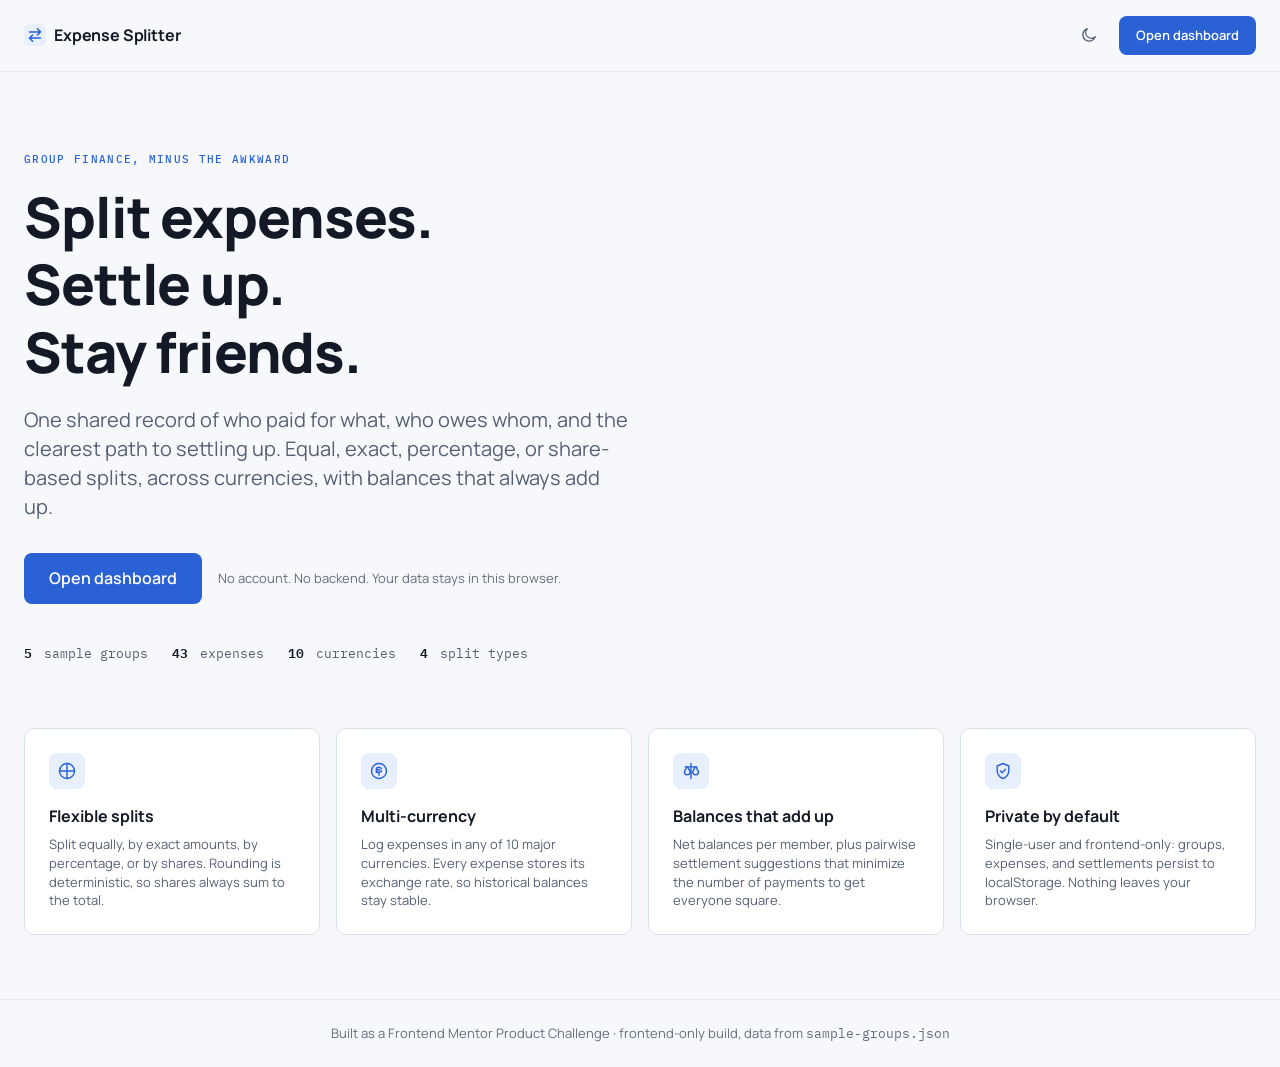
<file: expense-splitter/index.html>
<!doctype html>
<html lang="en">
<head>
  <meta charset="utf-8">
  <meta name="viewport" content="width=device-width, initial-scale=1">
  <title>Expense Splitter — Split expenses. Settle up. Stay friends.</title>
  <meta name="description" content="Expense Splitter: split shared costs with friends, roommates, and travel companions. Flexible split types, multi-currency support, and clear settlement tracking.">
  <script>
    /* Apply the saved theme before first paint to avoid a flash of the wrong theme. */
    (function () {
      try {
        var t = localStorage.getItem('expense-splitter:theme');
        if (t === 'dark' || t === 'light') document.documentElement.dataset.theme = t;
      } catch (e) { /* storage unavailable: fall back to OS preference */ }
    })();
  </script>
  <link rel="icon" href="favicon.svg" type="image/svg+xml">
  <link rel="preconnect" href="https://fonts.googleapis.com">
  <link rel="preconnect" href="https://fonts.gstatic.com" crossorigin>
  <link href="https://fonts.googleapis.com/css2?family=IBM+Plex+Mono:wght@400;500;600&family=Manrope:wght@400;500;600;700;800&display=swap" rel="stylesheet">
  <link rel="stylesheet" href="tokens.css">
  <link rel="stylesheet" href="style.css">
</head>
<body>
  <a class="skip-link" href="#main">Skip to main content</a>

  <!-- ============ Landing ============ -->
  <div id="landing-view">
    <header class="landing-header">
      <div class="brand">
        <span class="brand-mark" aria-hidden="true">
          <svg viewBox="0 0 32 32" width="22" height="22"><rect width="32" height="32" rx="7" fill="var(--color-accent-subtle)"/><path d="M8 11.5h16m0 0-4.5-4.5M24 11.5l-4.5 4.5M24 20.5H8m0 0 4.5-4.5M8 20.5l4.5 4.5" stroke="var(--color-accent)" stroke-width="2.2" stroke-linecap="round" stroke-linejoin="round" fill="none"/></svg>
        </span>
        <span class="brand-name">Expense Splitter</span>
      </div>
      <div class="landing-header-actions">
        <button class="icon-btn" type="button" data-action="toggle-theme" aria-label="Toggle color theme">
          <svg class="icon-sun" viewBox="0 0 24 24" width="18" height="18" fill="none" stroke="currentColor" stroke-width="1.7" stroke-linecap="round"><circle cx="12" cy="12" r="4.2"/><path d="M12 2.5v2.2M12 19.3v2.2M2.5 12h2.2M19.3 12h2.2M5 5l1.6 1.6M17.4 17.4 19 19M19 5l-1.6 1.6M6.6 17.4 5 19"/></svg>
          <svg class="icon-moon" viewBox="0 0 24 24" width="18" height="18" fill="none" stroke="currentColor" stroke-width="1.7" stroke-linecap="round" stroke-linejoin="round"><path d="M20.4 14.2A8.5 8.5 0 1 1 9.8 3.6a7 7 0 1 0 10.6 10.6Z"/></svg>
        </button>
        <a class="btn btn-primary" href="#/app">Open dashboard</a>
      </div>
    </header>

    <main class="landing-main" id="main">
      <section class="hero">
        <p class="hero-eyebrow mono">Group finance, minus the awkward</p>
        <h1 class="hero-title">Split expenses.<br>Settle up.<br>Stay friends.</h1>
        <p class="hero-sub">
          One shared record of who paid for what, who owes whom, and the clearest
          path to settling up. Equal, exact, percentage, or share-based splits,
          across currencies, with balances that always add up.
        </p>
        <div class="hero-cta">
          <a class="btn btn-primary btn-lg" href="#/app">Open dashboard</a>
          <span class="hero-note">No account. No backend. Your data stays in this browser.</span>
        </div>
        <ul class="hero-stats mono" aria-label="Sample data included">
          <li><strong>5</strong> sample groups</li>
          <li><strong>43</strong> expenses</li>
          <li><strong>10</strong> currencies</li>
          <li><strong>4</strong> split types</li>
        </ul>
      </section>

      <section class="features" aria-label="What Expense Splitter does">
        <article class="feature-card">
          <span class="feature-icon" aria-hidden="true">
            <svg viewBox="0 0 24 24" width="20" height="20" fill="none" stroke="currentColor" stroke-width="1.7" stroke-linecap="round" stroke-linejoin="round"><path d="M12 3v18M3 12h18"/><circle cx="12" cy="12" r="9"/></svg>
          </span>
          <h2>Flexible splits</h2>
          <p>Split equally, by exact amounts, by percentage, or by shares. Rounding is deterministic, so shares always sum to the total.</p>
        </article>
        <article class="feature-card">
          <span class="feature-icon" aria-hidden="true">
            <svg viewBox="0 0 24 24" width="20" height="20" fill="none" stroke="currentColor" stroke-width="1.7" stroke-linecap="round" stroke-linejoin="round"><circle cx="12" cy="12" r="9"/><path d="M15 9.2c-.5-1-1.6-1.7-3-1.7-1.9 0-3.4 1.3-3.4 3h4.4M8.6 13.5h4.4M8.6 10.5c0 1.7 1.5 3 3.4 3 1.4 0 2.5-.7 3-1.7M12 13.5V17"/></svg>
          </span>
          <h2>Multi-currency</h2>
          <p>Log expenses in any of 10 major currencies. Every expense stores its exchange rate, so historical balances stay stable.</p>
        </article>
        <article class="feature-card">
          <span class="feature-icon" aria-hidden="true">
            <svg viewBox="0 0 24 24" width="20" height="20" fill="none" stroke="currentColor" stroke-width="1.7" stroke-linecap="round" stroke-linejoin="round"><path d="M12 3v18M5 7h14M7 7l-3 6a3.5 3.5 0 0 0 7 0L8 7M17 7l-3 6a3.5 3.5 0 0 0 7 0l-3-6"/></svg>
          </span>
          <h2>Balances that add up</h2>
          <p>Net balances per member, plus pairwise settlement suggestions that minimize the number of payments to get everyone square.</p>
        </article>
        <article class="feature-card">
          <span class="feature-icon" aria-hidden="true">
            <svg viewBox="0 0 24 24" width="20" height="20" fill="none" stroke="currentColor" stroke-width="1.7" stroke-linecap="round" stroke-linejoin="round"><path d="M12 3 5 6v5c0 4.4 3 8.4 7 10 4-1.6 7-5.6 7-10V6l-7-3Z"/><path d="m9 12 2 2 4-4"/></svg>
          </span>
          <h2>Private by default</h2>
          <p>Single-user and frontend-only: groups, expenses, and settlements persist to localStorage. Nothing leaves your browser.</p>
        </article>
      </section>
    </main>

    <footer class="landing-footer">
      <p>Built as a Frontend Mentor Product Challenge · frontend-only build, data from <span class="mono">sample-groups.json</span></p>
    </footer>
  </div>

  <!-- ============ App ============ -->
  <div id="app-view" hidden>
    <div class="app-shell">
      <aside class="sidebar" id="sidebar" aria-label="Sidebar">
        <div class="sidebar-brand">
          <span class="brand-mark" aria-hidden="true">
            <svg viewBox="0 0 32 32" width="22" height="22"><rect width="32" height="32" rx="7" fill="var(--color-accent-subtle)"/><path d="M8 11.5h16m0 0-4.5-4.5M24 11.5l-4.5 4.5M24 20.5H8m0 0 4.5-4.5M8 20.5l4.5 4.5" stroke="var(--color-accent)" stroke-width="2.2" stroke-linecap="round" stroke-linejoin="round" fill="none"/></svg>
          </span>
          <span class="brand-name">Expense Splitter</span>
        </div>

        <nav class="sidebar-nav" aria-label="Your groups">
          <p class="sidebar-label">Groups</p>
          <ul class="group-list" id="group-list"></ul>
        </nav>

        <div class="sidebar-footer">
          <button class="btn btn-ghost btn-block" type="button" data-action="open-group">
            <svg viewBox="0 0 24 24" width="16" height="16" fill="none" stroke="currentColor" stroke-width="1.8" stroke-linecap="round" aria-hidden="true"><path d="M12 5v14M5 12h14"/></svg>
            New group
          </button>
          <div class="sidebar-footer-row">
            <button class="icon-btn" type="button" data-action="toggle-theme" aria-label="Toggle color theme">
              <svg class="icon-sun" viewBox="0 0 24 24" width="18" height="18" fill="none" stroke="currentColor" stroke-width="1.7" stroke-linecap="round"><circle cx="12" cy="12" r="4.2"/><path d="M12 2.5v2.2M12 19.3v2.2M2.5 12h2.2M19.3 12h2.2M5 5l1.6 1.6M17.4 17.4 19 19M19 5l-1.6 1.6M6.6 17.4 5 19"/></svg>
              <svg class="icon-moon" viewBox="0 0 24 24" width="18" height="18" fill="none" stroke="currentColor" stroke-width="1.7" stroke-linecap="round" stroke-linejoin="round"><path d="M20.4 14.2A8.5 8.5 0 1 1 9.8 3.6a7 7 0 1 0 10.6 10.6Z"/></svg>
            </button>
            <button class="linklike" type="button" data-action="reset-data">Reset demo data</button>
          </div>
        </div>
      </aside>
      <button class="sidebar-backdrop" id="sidebar-backdrop" type="button" data-action="close-sidebar" aria-label="Close group list" hidden></button>

      <div class="app-content">
        <header class="topbar">
          <button class="icon-btn menu-btn" type="button" data-action="open-sidebar" aria-label="Open group list">
            <svg viewBox="0 0 24 24" width="20" height="20" fill="none" stroke="currentColor" stroke-width="1.8" stroke-linecap="round"><path d="M4 7h16M4 12h16M4 17h16"/></svg>
          </button>
          <nav class="crumbs" aria-label="Breadcrumb">
            <a href="#/app">Groups</a>
            <span aria-hidden="true" class="crumb-sep">›</span>
            <span id="crumb-group" aria-current="page">Dashboard</span>
          </nav>
          <div class="topbar-actions">
            <button class="btn btn-ghost" type="button" data-action="open-settle">
              <svg viewBox="0 0 24 24" width="16" height="16" fill="none" stroke="currentColor" stroke-width="1.7" stroke-linecap="round" stroke-linejoin="round" aria-hidden="true"><path d="M8 11.5h12m0 0-3.5-3.5M20 11.5l-3.5 3.5M16 17.5H4m0 0 3.5-3.5M4 17.5l3.5 3.5" transform="translate(0 -1.5)"/></svg>
              Settle up
            </button>
            <button class="btn btn-primary" type="button" data-action="open-expense">
              <svg viewBox="0 0 24 24" width="16" height="16" fill="none" stroke="currentColor" stroke-width="1.8" stroke-linecap="round" aria-hidden="true"><path d="M12 5v14M5 12h14"/></svg>
              Add expense
            </button>
          </div>
        </header>

        <main class="group-view" id="app-main" tabindex="-1">
          <div id="group-root" aria-live="off"></div>
        </main>
      </div>
    </div>
  </div>

  <!-- ============ Dialogs ============ -->
  <dialog class="dialog" id="expense-dialog" aria-labelledby="expense-dialog-title">
    <form id="expense-form" novalidate>
      <div class="dialog-head">
        <h2 id="expense-dialog-title">Add expense</h2>
        <button class="icon-btn" type="button" data-action="close-dialog" aria-label="Close dialog">
          <svg viewBox="0 0 24 24" width="18" height="18" fill="none" stroke="currentColor" stroke-width="1.8" stroke-linecap="round"><path d="M6 6l12 12M18 6 6 18"/></svg>
        </button>
      </div>

      <div class="field">
        <label for="exp-desc">Description</label>
        <input id="exp-desc" aria-invalid="false" name="description" type="text" required maxlength="80" placeholder="Dinner in Dotonbori" autocomplete="off">
      </div>

      <div class="field-row">
        <div class="field">
          <label for="exp-amount">Amount</label>
          <input id="exp-amount" aria-invalid="false" name="amount" type="number" min="0" step="any" inputmode="decimal" required placeholder="0.00">
        </div>
        <div class="field">
          <label for="exp-currency">Currency</label>
          <select id="exp-currency" name="currency"></select>
        </div>
      </div>

      <div class="field" id="rate-field" hidden>
        <label for="exp-rate">Exchange rate <span class="field-hint mono" id="rate-hint"></span></label>
        <input id="exp-rate" aria-invalid="false" name="rate" type="number" min="0" step="any" inputmode="decimal">
        <p class="rate-status" id="rate-status" role="status"></p>
        <p class="field-hint">Editable: the rate is stored with the expense so historical balances stay stable.</p>
      </div>

      <div class="field-row">
        <div class="field">
          <label for="exp-paidby">Paid by</label>
          <select id="exp-paidby" name="paidBy"></select>
        </div>
        <div class="field">
          <label for="exp-date">Date</label>
          <input id="exp-date" aria-invalid="false" name="date" type="date" required>
        </div>
      </div>

      <div class="field">
        <label for="exp-category">Category</label>
        <select id="exp-category" name="category"></select>
      </div>

      <fieldset class="field split-fieldset">
        <legend>Split</legend>
        <div class="segmented" id="split-type-group" role="radiogroup" aria-label="Split type">
          <label class="segment"><input type="radio" name="splitType" value="equal" checked><span>Equal</span></label>
          <label class="segment"><input type="radio" name="splitType" value="exact"><span>Exact</span></label>
          <label class="segment"><input type="radio" name="splitType" value="percentage"><span>Percentage</span></label>
          <label class="segment"><input type="radio" name="splitType" value="shares"><span>Shares</span></label>
        </div>
        <div class="split-members" id="split-members"></div>
        <p class="split-preview mono" id="split-preview" aria-live="polite"></p>
      </fieldset>

      <p class="form-error" id="expense-error" role="alert" hidden></p>

      <div class="dialog-actions">
        <button class="btn btn-ghost" type="button" data-action="close-dialog">Cancel</button>
        <button class="btn btn-primary" type="submit">Add expense</button>
      </div>
    </form>
  </dialog>

  <dialog class="dialog" id="settle-dialog" aria-labelledby="settle-dialog-title">
    <form id="settle-form" novalidate>
      <div class="dialog-head">
        <h2 id="settle-dialog-title">Record a settlement</h2>
        <button class="icon-btn" type="button" data-action="close-dialog" aria-label="Close dialog">
          <svg viewBox="0 0 24 24" width="18" height="18" fill="none" stroke="currentColor" stroke-width="1.8" stroke-linecap="round"><path d="M6 6l12 12M18 6 6 18"/></svg>
        </button>
      </div>

      <div class="field-row">
        <div class="field">
          <label for="settle-from">From</label>
          <select id="settle-from" name="from"></select>
        </div>
        <div class="field">
          <label for="settle-to">To</label>
          <select id="settle-to" name="to"></select>
        </div>
      </div>
      <p class="field-hint mono" id="settle-hint"></p>

      <div class="field-row">
        <div class="field">
          <label for="settle-amount">Amount</label>
          <input id="settle-amount" aria-invalid="false" name="amount" type="number" min="0" step="any" inputmode="decimal" required placeholder="0.00">
        </div>
        <div class="field">
          <label for="settle-date">Date</label>
          <input id="settle-date" aria-invalid="false" name="date" type="date" required>
        </div>
      </div>
      <p class="field-hint">Recorded in the group's currency. Partial settlements are fine; the rest stays open.</p>

      <p class="form-error" id="settle-error" role="alert" hidden></p>

      <div class="dialog-actions">
        <button class="btn btn-ghost" type="button" data-action="close-dialog">Cancel</button>
        <button class="btn btn-primary" type="submit">Record payment</button>
      </div>
    </form>
  </dialog>

  <dialog class="dialog" id="group-dialog" aria-labelledby="group-dialog-title">
    <form id="group-form" novalidate>
      <div class="dialog-head">
        <h2 id="group-dialog-title">New group</h2>
        <button class="icon-btn" type="button" data-action="close-dialog" aria-label="Close dialog">
          <svg viewBox="0 0 24 24" width="18" height="18" fill="none" stroke="currentColor" stroke-width="1.8" stroke-linecap="round"><path d="M6 6l12 12M18 6 6 18"/></svg>
        </button>
      </div>

      <div class="field">
        <label for="grp-name">Group name</label>
        <input id="grp-name" aria-invalid="false" name="name" type="text" required maxlength="60" placeholder="Ski trip 2026" autocomplete="off">
      </div>
      <div class="field">
        <label for="grp-desc">Description <span class="field-hint">(optional)</span></label>
        <input id="grp-desc" name="description" type="text" maxlength="120" placeholder="Long weekend in the Alps" autocomplete="off">
      </div>
      <div class="field-row">
        <div class="field">
          <label for="grp-currency">Default currency</label>
          <select id="grp-currency" name="currency"></select>
        </div>
      </div>
      <div class="field">
        <label for="grp-members">Members <span class="field-hint">(one per line, first one is you)</span></label>
        <textarea id="grp-members" name="members" rows="4" required placeholder="You&#10;Riley&#10;Sam"></textarea>
      </div>

      <p class="form-error" id="group-error" role="alert" hidden></p>

      <div class="dialog-actions">
        <button class="btn btn-ghost" type="button" data-action="close-dialog">Cancel</button>
        <button class="btn btn-primary" type="submit">Create group</button>
      </div>
    </form>
  </dialog>

  <div id="announcer" class="visually-hidden" aria-live="polite"></div>

  <script type="module" src="script.js"></script>
</body>
</html>
</file>
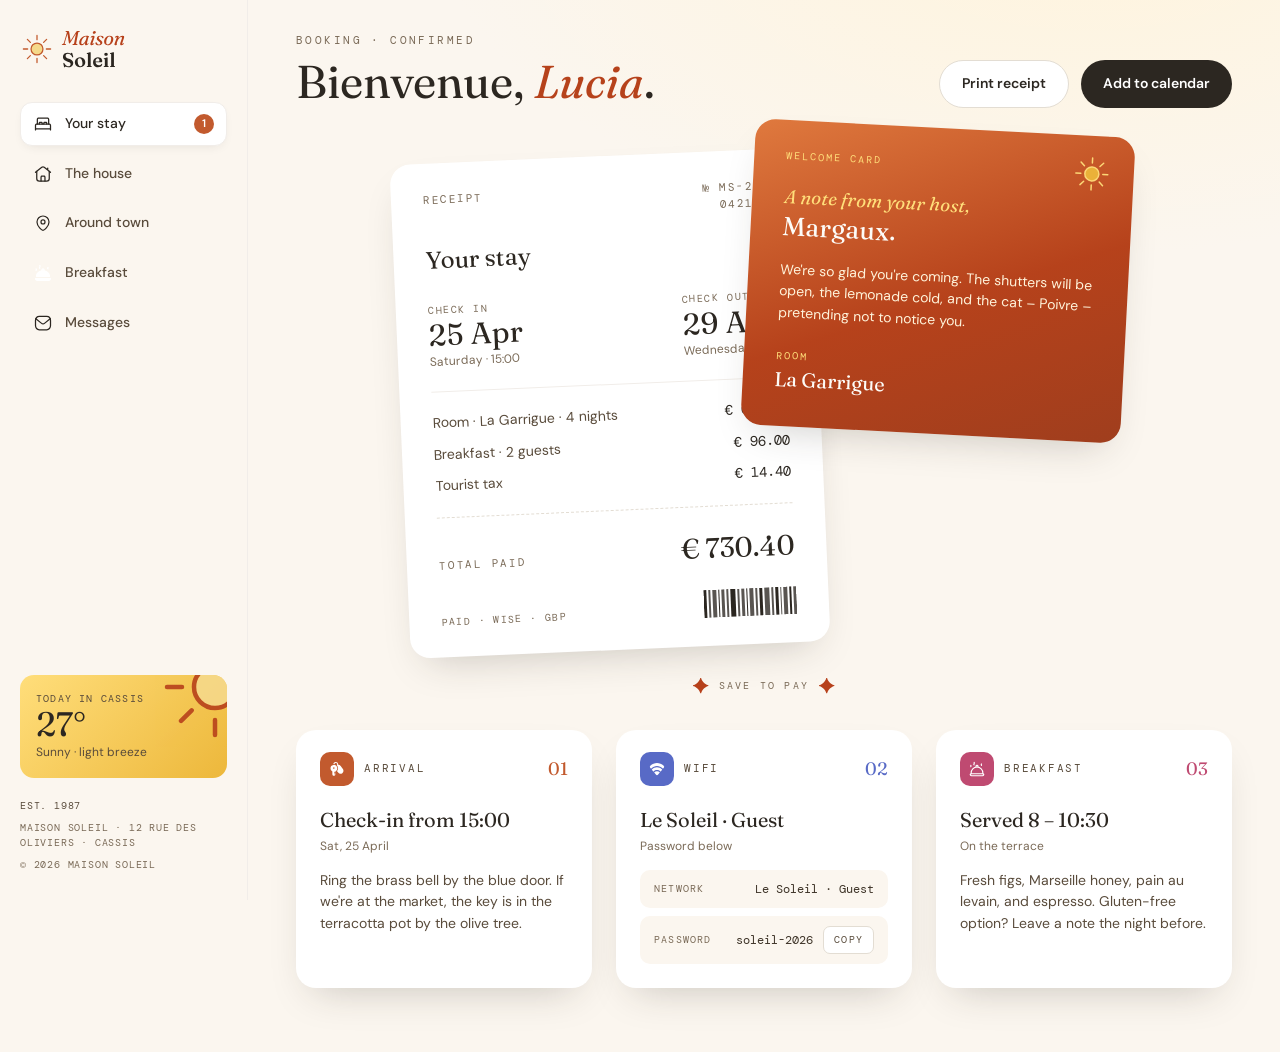
<file: hotel-booking-confirmation/index.html>
<!DOCTYPE html>
<html lang="en">
<head>
  <meta charset="UTF-8">
  <meta name="viewport" content="width=device-width, initial-scale=1.0">

  <link rel="icon" type="image/png" sizes="32x32" href="./assets/images/favicon-32x32.png">

  <link rel="preconnect" href="https://fonts.googleapis.com">
  <link rel="preconnect" href="https://fonts.gstatic.com" crossorigin>
  <link href="https://fonts.googleapis.com/css2?family=Fraunces:ital,wght@0,400;1,400&family=DM+Sans:wght@400;500;600&family=DM+Mono:wght@400;500&display=swap" rel="stylesheet">

  <link rel="stylesheet" href="style.css">

  <title>Maison Soleil | Booking confirmed</title>
  <script src="script.js" defer></script>
</head>
<body>

  <!-- Sidebar starts -->
  <aside class="sidebar" id="sidebar" aria-label="Guest navigation">
    <div class="sidebar-top">
      <a class="brand" href="#" aria-label="Maison Soleil home">
        <img src="./assets/images/logo.svg" alt="Maison Soleil" width="107" height="42">
      </a>
      <button class="menu-close" id="menu-close" type="button" aria-label="Close menu">
        <img src="./assets/images/icon-close.svg" alt="" width="20" height="20">
      </button>
    </div>

    <nav class="nav" aria-label="Guest">
      <ul class="nav-list">
        <li>
          <a class="nav-link is-active" href="#" aria-current="page">
            <img src="./assets/images/icon-bed.svg" alt="" width="20" height="20">
            <span>Your stay</span>
            <span class="nav-badge" aria-label="1 new update">1</span>
          </a>
        </li>
        <li>
          <a class="nav-link" href="#">
            <img src="./assets/images/icon-house.svg" alt="" width="20" height="20">
            <span>The house</span>
          </a>
        </li>
        <li>
          <a class="nav-link" href="#">
            <img src="./assets/images/icon-pin.svg" alt="" width="20" height="20">
            <span>Around town</span>
          </a>
        </li>
        <li>
          <a class="nav-link" href="#">
            <img src="./assets/images/icon-breakfast.svg" alt="" width="20" height="20">
            <span>Breakfast</span>
          </a>
        </li>
        <li>
          <a class="nav-link" href="#">
            <img src="./assets/images/icon-mail.svg" alt="" width="20" height="20">
            <span>Messages</span>
          </a>
        </li>
      </ul>
    </nav>

    <div class="sidebar-bottom">
      <!-- Local weather -->
      <div class="weather-card">
        <p class="weather-label">Today in Cassis</p>
        <p class="weather-temp">27°</p>
        <p class="weather-desc">Sunny · light breeze</p>
        <img class="weather-sun" src="./assets/images/illustration-sun.svg" alt="" width="164" height="164" aria-hidden="true">
      </div>

      <div class="sidebar-footer">
        <p class="est">Est. 1987</p>
        <p>Maison Soleil · 12 Rue des Oliviers · Cassis</p>
        <p>© 2026 Maison Soleil</p>
      </div>
    </div>
  </aside>
  <div class="scrim" id="scrim" hidden></div>
  <!-- Sidebar ends -->

  <!-- Main content starts -->
  <main class="main">
    <header class="topbar">
      <a class="brand brand-mobile" href="#" aria-label="Maison Soleil home">
        <img src="./assets/images/logo.svg" alt="Maison Soleil" width="107" height="42">
      </a>
      <button class="menu-toggle" id="menu-toggle" type="button" aria-label="Open menu" aria-expanded="false" aria-controls="sidebar">
        <img src="./assets/images/icon-menu.svg" alt="" width="20" height="20">
      </button>
    </header>

    <div class="page-head">
      <div>
        <p class="eyebrow">Booking · Confirmed</p>
        <h1 class="page-title">Bienvenue, <em>Lucia</em>.</h1>
      </div>
      <div class="page-actions">
        <button class="btn btn-ghost" type="button">Print receipt</button>
        <button class="btn btn-dark" type="button">Add to calendar</button>
      </div>
    </div>

    <!-- Booking cards start -->
    <section class="cards" aria-label="Booking details">

      <!-- Receipt card -->
      <article class="card receipt-card" aria-label="Booking receipt">
        <header class="receipt-head">
          <span class="receipt-label">Receipt</span>
          <span class="receipt-no">№ MS-2026<br>0421-AH</span>
        </header>

        <h2 class="receipt-title">Your stay</h2>

        <div class="receipt-dates">
          <div class="receipt-date">
            <p class="receipt-date-label">Check in</p>
            <p class="receipt-date-day">25 Apr</p>
            <p class="receipt-date-meta">Saturday · 15:00</p>
          </div>
          <div class="receipt-date">
            <p class="receipt-date-label">Check out</p>
            <p class="receipt-date-day">29 Apr</p>
            <p class="receipt-date-meta">Wednesday · 11:00</p>
          </div>
        </div>

        <hr class="receipt-rule">

        <ul class="receipt-lines">
          <li class="receipt-line">
            <span>Room · La Garrigue · 4 nights</span>
            <span>€ 620.00</span>
          </li>
          <li class="receipt-line">
            <span>Breakfast · 2 guests</span>
            <span>€ 96.00</span>
          </li>
          <li class="receipt-line">
            <span>Tourist tax</span>
            <span>€ 14.40</span>
          </li>
        </ul>

        <hr class="receipt-rule receipt-rule-dashed">

        <div class="receipt-total">
          <span class="receipt-total-label">Total paid</span>
          <span class="receipt-total-value">€ 730.40</span>
        </div>

        <div class="receipt-foot">
          <p class="receipt-paid">Paid · Wise · GBP</p>
          <img class="receipt-barcode" src="./assets/images/icon-barcode.svg" alt="Booking barcode" width="93" height="28">
        </div>
      </article>

      <!-- Note from host card -->
      <article class="card host-card" aria-label="Note from your host">
        <img class="host-sun" src="./assets/images/icon-sun.svg" alt="" width="40" height="40" aria-hidden="true">
        <p class="host-label">Welcome card</p>
        <h2 class="host-title"><em>A note from your host,</em><br>Margaux.</h2>
        <p class="host-message">We're so glad you're coming. The shutters will be open, the lemonade cold, and the cat – Poivre – pretending not to notice you.</p>
        <div class="host-room">
          <p class="host-room-label">Room</p>
          <p class="host-room-name">La Garrigue</p>
        </div>
      </article>

    </section>

    <p class="save-note">
      <img src="./assets/images/icon-sparkle.svg" alt="" width="16" height="16" aria-hidden="true">
      Save to pay
      <img src="./assets/images/icon-sparkle.svg" alt="" width="16" height="16" aria-hidden="true">
    </p>
    <!-- Booking cards end -->

    <!-- Guest info row starts -->
    <section class="info-row" aria-label="Guest information">

      <!-- Arrival -->
      <article class="card info-card">
        <header class="info-head">
          <span class="info-chip info-chip-terracotta">
            <img src="./assets/images/icon-key.svg" alt="" width="20" height="20">
          </span>
          <span class="info-label">Arrival</span>
          <span class="info-num info-num-terracotta">01</span>
        </header>
        <h2 class="info-title">Check-in from 15:00</h2>
        <p class="info-sub">Sat, 25 April</p>
        <p class="info-body">Ring the brass bell by the blue door. If we're at the market, the key is in the terracotta pot by the olive tree.</p>
      </article>

      <!-- Wifi -->
      <article class="card info-card">
        <header class="info-head">
          <span class="info-chip info-chip-blue">
            <img src="./assets/images/icon-wifi.svg" alt="" width="20" height="20">
          </span>
          <span class="info-label">Wifi</span>
          <span class="info-num info-num-blue">02</span>
        </header>
        <h2 class="info-title">Le Soleil · Guest</h2>
        <p class="info-sub">Password below</p>
        <dl class="wifi-details">
          <div class="wifi-row">
            <dt>Network</dt>
            <dd>Le Soleil · Guest</dd>
          </div>
          <div class="wifi-row">
            <dt>Password</dt>
            <dd>
              <span id="wifi-password">soleil-2026</span>
              <button class="copy-btn" id="copy-wifi" type="button" aria-label="Copy Wi-Fi password">Copy</button>
            </dd>
          </div>
        </dl>
      </article>

      <!-- Breakfast -->
      <article class="card info-card">
        <header class="info-head">
          <span class="info-chip info-chip-rose">
            <img src="./assets/images/icon-breakfast-outline.svg" alt="" width="20" height="20">
          </span>
          <span class="info-label">Breakfast</span>
          <span class="info-num info-num-rose">03</span>
        </header>
        <h2 class="info-title">Served 8 – 10:30</h2>
        <p class="info-sub">On the terrace</p>
        <p class="info-body">Fresh figs, Marseille honey, pain au levain, and espresso. Gluten-free option? Leave a note the night before.</p>
      </article>

    </section>
    <!-- Guest info row ends -->
  </main>
  <!-- Main content ends -->
</body>
</html>
</file>
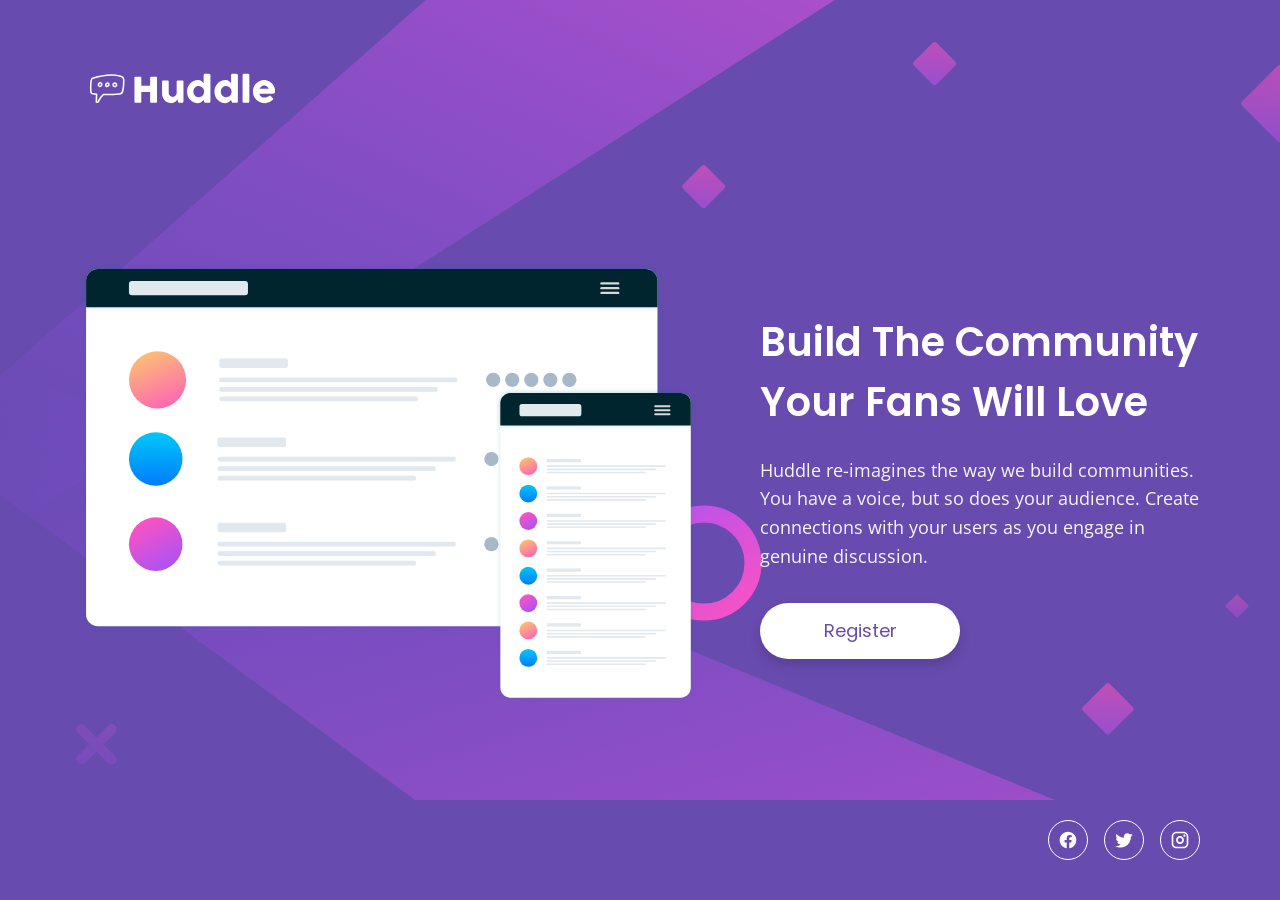
<file: huddle-landing-page/index.html>
<!DOCTYPE html>
<html lang="en">
<head>
  <meta charset="UTF-8">
  <meta name="viewport" content="width=device-width, initial-scale=1.0">
  <title>Frontend Mentor | Huddle landing page with single introductory section</title>
  <link rel="icon" type="image/png" sizes="32x32" href="images/favicon-32x32.png">
  <link rel="preconnect" href="https://fonts.googleapis.com">
  <link rel="preconnect" href="https://fonts.gstatic.com" crossorigin>
  <link href="https://fonts.googleapis.com/css2?family=Open+Sans:wght@400&family=Poppins:wght@400;600&display=swap" rel="stylesheet">
  <link rel="stylesheet" href="styles.css">
</head>
<body>
  <a class="skip-link" href="#main">Skip to main content</a>

  <div class="content-wrapper">
    <header>
      <img src="images/logo.svg" alt="Huddle Logo" class="logo">
    </header>

    <main id="main" tabindex="-1">
      <div class="img-col">
        <img src="images/illustration-mockups.svg" alt="Illustration of application mockups on various screens" class="hero-img">
      </div>
      <div class="text-col">
        <h1>Build The Community Your Fans Will Love</h1>
        <p>Huddle re-imagines the way we build communities. You have a voice, but so does your audience. Create connections with your users as you engage in genuine discussion.</p>
        <a href="#" class="btn-register">Register</a>
      </div>
    </main>

    <footer>
      <div class="social-links">
        <a href="#" aria-label="Facebook">
          <svg viewBox="0 0 24 24" xmlns="http://www.w3.org/2000/svg">
            <path d="M12 2.04C6.5 2.04 2 6.53 2 12.06C2 17.06 5.66 21.21 10.44 21.96V14.96H7.9V12.06H10.44V9.85C10.44 7.34 11.93 5.96 14.22 5.96C15.31 5.96 16.45 6.15 16.45 6.15V8.62H15.19C13.95 8.62 13.56 9.39 13.56 10.18V12.06H16.34L15.89 14.96H13.56V21.96A10 10 0 0 0 22 12.06C22 6.53 17.5 2.04 12 2.04Z"/>
          </svg>
        </a>
        <a href="#" aria-label="Twitter">
          <svg viewBox="0 0 24 24" xmlns="http://www.w3.org/2000/svg">
            <path d="M22.46 6C21.69 6.35 20.86 6.58 20 6.69C20.88 6.16 21.56 5.32 21.88 4.31C21.05 4.81 20.13 5.16 19.16 5.36C18.37 4.5 17.26 4 16 4C13.65 4 11.73 5.92 11.73 8.29C11.73 8.63 11.77 8.96 11.84 9.27C8.28 9.09 5.11 7.38 3 4.79C2.63 5.42 2.42 6.16 2.42 6.94C2.42 8.43 3.17 9.75 4.33 10.5C3.62 10.5 2.96 10.3 2.38 10V10.03C2.38 12.11 3.86 13.85 5.82 14.24C5.46 14.34 5.08 14.39 4.69 14.39C4.42 14.39 4.15 14.36 3.89 14.31C4.43 16.03 6.02 17.29 7.91 17.33C6.43 18.5 4.56 19.19 2.5 19.19C2.14 19.19 1.79 19.17 1.45 19.13C3.36 20.35 5.62 21.07 8.03 21.07C15.93 21.07 20.25 14.52 20.25 8.84C20.25 8.65 20.24 8.47 20.24 8.28C21.08 7.68 21.82 6.9 22.46 6Z"/>
          </svg>
        </a>
        <a href="#" aria-label="Instagram">
          <svg viewBox="0 0 24 24" xmlns="http://www.w3.org/2000/svg">
            <path d="M7.8 2H16.2C19.4 2 22 4.6 22 7.8V16.2C22 19.4 19.4 22 16.2 22H7.8C4.6 22 2 19.4 2 16.2V7.8C2 4.6 4.6 2 7.8 2ZM7.6 4C5.6 4 4 5.6 4 7.6V16.4C4 18.4 5.6 20 7.6 20H16.4C18.4 20 20 18.4 20 16.4V7.6C20 5.6 18.4 4 16.4 4H7.6ZM12 7.25C14.62 7.25 16.75 9.38 16.75 12C16.75 14.62 14.62 16.75 12 16.75C9.38 16.75 7.25 14.62 7.25 12C7.25 9.38 9.38 7.25 12 7.25ZM12 9.25C10.48 9.25 9.25 10.48 9.25 12C9.25 13.52 10.48 14.75 12 14.75C13.52 14.75 14.75 13.52 14.75 12C14.75 10.48 13.52 9.25 12 9.25ZM17.25 5.5C17.94 5.5 18.5 6.06 18.5 6.75C18.5 7.44 17.94 8 17.25 8C16.56 8 16 7.44 16 6.75C16 6.06 16.56 5.5 17.25 5.5Z"/>
          </svg>
        </a>
      </div>
    </footer>
  </div>
</body>
</html>
</file>
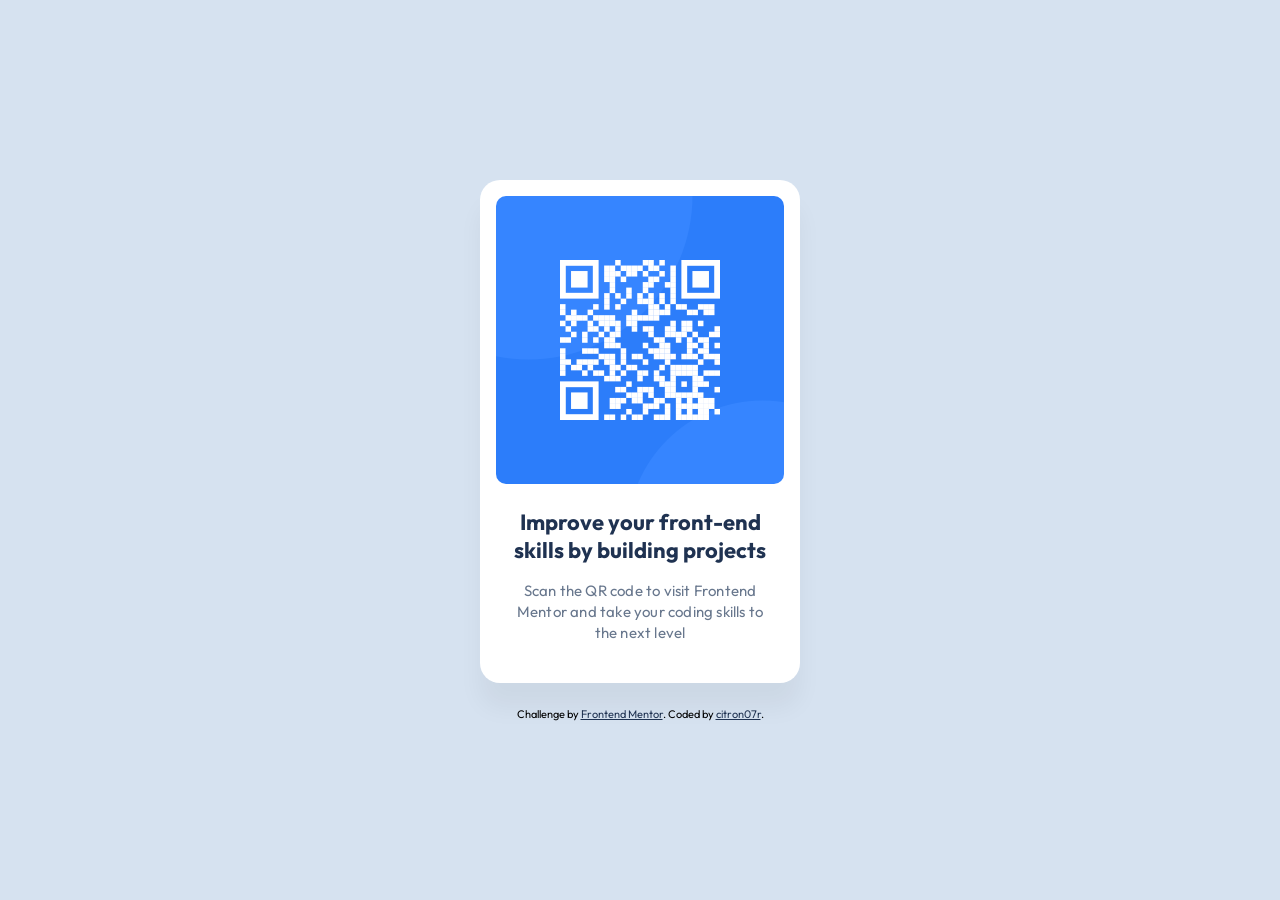
<file: qr-code-component/index.html>
<!DOCTYPE html>
<html lang="en">
<head>
  <meta charset="UTF-8">
  <meta name="viewport" content="width=device-width, initial-scale=1.0">

  <link rel="icon" type="image/png" sizes="32x32" href="./images/favicon-32x32.png">

  <link rel="preconnect" href="https://fonts.googleapis.com">
  <link rel="preconnect" href="https://fonts.gstatic.com" crossorigin>
  <link href="https://fonts.googleapis.com/css2?family=Outfit:wght@400;700&display=swap" rel="stylesheet">

  <link rel="stylesheet" href="style.css">

  <title>Frontend Mentor | QR code component</title>
</head>
<body>
  <main class="card">
    <a class="qr-link" href="https://www.frontendmentor.io" rel="noopener noreferrer">
      <img src="images/image-qr-code.png" alt="Frontend Mentor, also reachable by scanning this QR code" width="576" height="576">
    </a>
    <h1>Improve your front-end skills by building projects</h1>
    <p>Scan the QR code to visit Frontend Mentor and take your coding skills to the next level</p>
  </main>

  <footer class="attribution">
    Challenge by <a href="https://www.frontendmentor.io?ref=challenge" rel="noopener noreferrer">Frontend Mentor</a>.
    Coded by <a href="https://github.com/citron07r" rel="noopener noreferrer">citron07r</a>.
  </footer>
</body>
</html>
</file>
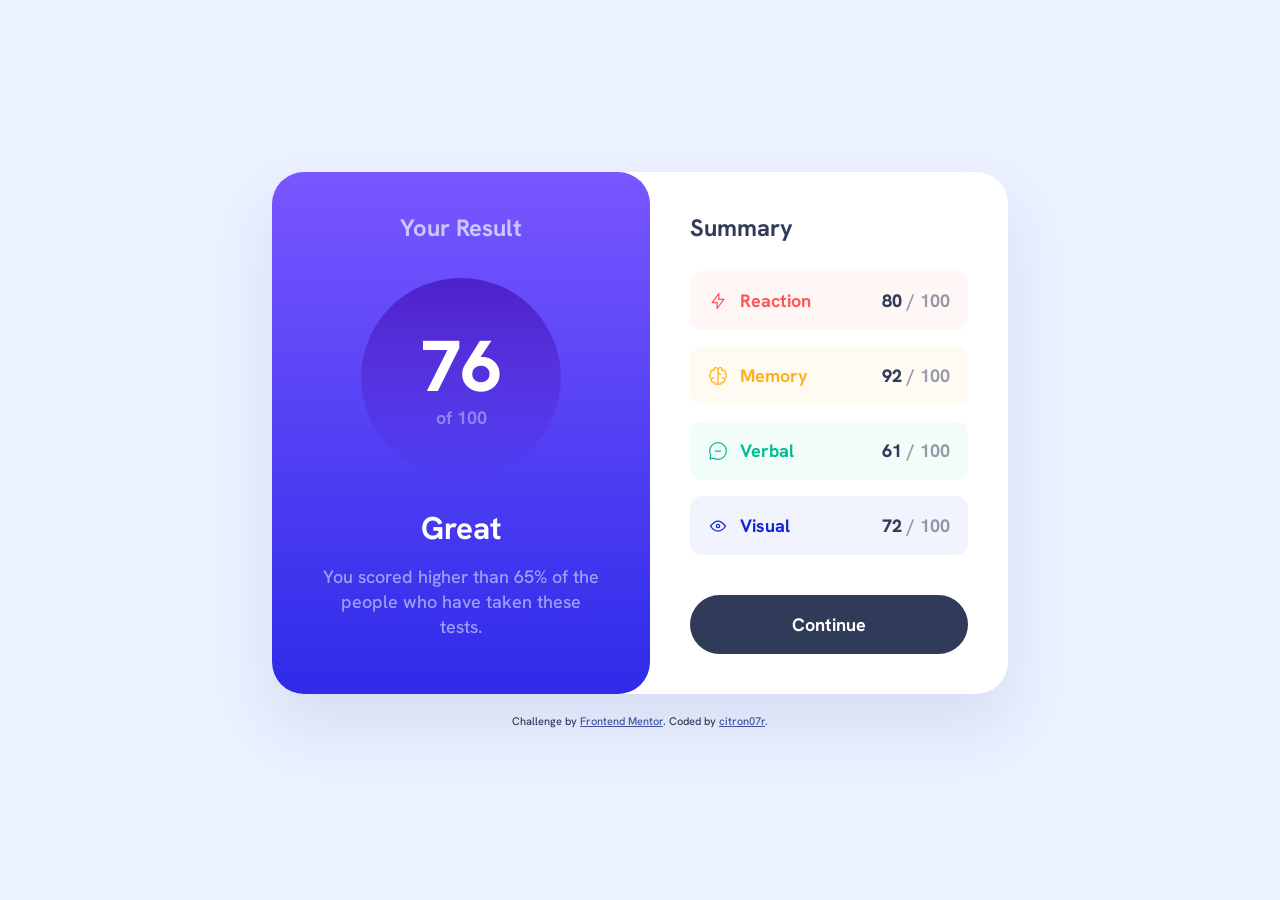
<file: summary-component/index.html>
<!DOCTYPE html>
<html lang="en">
<head>
  <meta charset="UTF-8">
  <meta name="viewport" content="width=device-width, initial-scale=1.0">
  <link rel="icon" type="image/png" sizes="32x32" href="./assets/images/favicon-32x32.png">
  <link rel="stylesheet" href="./styles.css">
  <title>Frontend Mentor | Results summary component</title>
</head>
<body>
  <main class="card">
    <section class="panel-result" aria-labelledby="result-heading">
      <h1 id="result-heading">Your Result</h1>
      <div class="score-circle" role="img" aria-label="You scored 76 out of 100">
        <span class="score">76</span>
        <span class="max-score">of 100</span>
      </div>
      <div class="grade">Great</div>
      <p class="description">You scored higher than 65% of the people who have taken these tests.</p>
    </section>

    <section class="panel-summary" aria-labelledby="summary-heading">
      <h2 id="summary-heading">Summary</h2>
      <div class="summary-region" aria-live="polite">
        <ul class="summary-list"></ul>
      </div>
      <button type="button" class="btn-continue">Continue</button>
    </section>
  </main>

  <footer class="attribution">
    Challenge by <a href="https://www.frontendmentor.io?ref=challenge">Frontend Mentor</a>.
    Coded by <a href="https://github.com/citron07r">citron07r</a>.
  </footer>

  <script src="./main.js" defer></script>
</body>
</html>
</file>
<file: expense-splitter/tokens.css>
/*
  Theme strategy
  --------------
  Light is the default. Dark applies in two ways:

  1. Automatically, when the user's OS prefers dark (`prefers-color-scheme`).
  2. Manually, when you set `data-theme="dark"` on <html> from a toggle.

  A manual choice always wins: `data-theme="light"` forces light even on a
  dark OS, and `data-theme="dark"` forces dark even on a light OS.

  To avoid a flash of the wrong theme, set `data-theme` from a small inline
  script in <head> (reading the saved preference) before the first paint.

  The dark palette is intentionally defined twice below. Keep the two blocks
  in sync if you change a value.
*/

:root {
  color-scheme: light;

  /* Light mode: cool, clean (all text pairings meet WCAG AA) */
  --color-bg-primary: #f6f8fb;
  --color-bg-secondary: #edf1f6;
  --color-bg-tertiary: #e3e9f1;
  --color-surface: #ffffff;
  --color-border: #dbe1ea;
  --color-border-subtle: #e7ecf3;

  --color-text-primary: #131a26;
  --color-text-secondary: #566073;
  --color-text-tertiary: #646e7c;

  --color-accent: #2a62d6;
  --color-accent-hover: #2156c9;
  --color-accent-subtle: #e7eefc;

  --color-success: #0a7e55;
  --color-warning: #b5790a;
  --color-error: #d32637;

  --color-owe: #d32637;
  --color-owed: #0a7e55;
  --color-owe-subtle: #fce7ea;
  --color-owed-subtle: #dcf1e9;

  --color-focus: #2a62d6;

  --font-sans: 'Manrope', system-ui, -apple-system, sans-serif;
  --font-mono: 'IBM Plex Mono', ui-monospace, 'SF Mono', monospace;

  --text-xs: 0.6875rem;
  --text-sm: 0.8125rem;
  --text-base: 1rem;
  --text-lg: 1.25rem;
  --text-xl: 1.5625rem;
  --text-2xl: 1.9375rem;
  --text-3xl: 2.4375rem;

  --leading-tight: 1.2;
  --leading-snug: 1.3;
  --leading-normal: 1.4;
  --leading-relaxed: 1.45;
  --leading-loose: 1.55;

  --font-regular: 400;
  --font-medium: 500;
  --font-semibold: 600;
  --font-bold: 700;
  --font-extrabold: 800;

  --space-1: 0.25rem;
  --space-2: 0.5rem;
  --space-3: 0.75rem;
  --space-4: 1rem;
  --space-5: 1.25rem;
  --space-6: 1.5rem;
  --space-8: 2rem;
  --space-10: 2.5rem;
  --space-12: 3rem;
  --space-16: 4rem;
  --space-20: 5rem;

  --radius-sm: 0.25rem;
  --radius-md: 0.5rem;
  --radius-lg: 0.625rem;
  --radius-xl: 0.875rem;
  --radius-full: 9999px;

  --shadow-sm: 0 1px 2px rgba(15, 23, 42, 0.05);
  --shadow-md: 0 4px 6px -1px rgba(15, 23, 42, 0.07), 0 2px 4px -2px rgba(15, 23, 42, 0.05);
  --shadow-lg: 0 10px 15px -3px rgba(15, 23, 42, 0.08), 0 4px 6px -4px rgba(15, 23, 42, 0.04);

  --sidebar-width: 16rem;
  --content-max-width: 42rem;
  --detail-pane-width: 22rem;
  --page-max-width: 80rem;
}

/* Dark mode: cool graphite (primary showcase; the preview uses it).
   Block 1 of 2: follows the OS unless the user has forced light. */
@media (prefers-color-scheme: dark) {
  :root:not([data-theme='light']) {
    color-scheme: dark;

    --color-bg-primary: #0a0d13;
    --color-bg-secondary: #0c0f16;
    --color-bg-tertiary: #151a24;
    --color-surface: #10141c;
    --color-border: #212935;
    --color-border-subtle: #1a202b;

    --color-text-primary: #e7ebf2;
    --color-text-secondary: #8b94a6;
    --color-text-tertiary: #788294;

    --color-accent: #5b8def;
    --color-accent-hover: #7fa6f5;
    --color-accent-subtle: #15203a;

    --color-success: #36d29a;
    --color-warning: #e3b341;
    --color-error: #f2606a;

    --color-owe: #fb7185;
    --color-owed: #36d29a;
    --color-owe-subtle: #2a171c;
    --color-owed-subtle: #102a22;

    --color-focus: #5b8def;

    --shadow-sm: 0 1px 2px rgba(0, 0, 0, 0.3);
    --shadow-md: 0 4px 6px -1px rgba(0, 0, 0, 0.4), 0 2px 4px -2px rgba(0, 0, 0, 0.3);
    --shadow-lg: 0 10px 15px -3px rgba(0, 0, 0, 0.5), 0 4px 6px -4px rgba(0, 0, 0, 0.3);
  }
}

/* Dark mode, Block 2 of 2: a manual toggle setting data-theme="dark",
   which overrides the OS setting. Keep these values in sync with Block 1. */
:root[data-theme='dark'] {
  color-scheme: dark;

  --color-bg-primary: #0a0d13;
  --color-bg-secondary: #0c0f16;
  --color-bg-tertiary: #151a24;
  --color-surface: #10141c;
  --color-border: #212935;
  --color-border-subtle: #1a202b;

  --color-text-primary: #e7ebf2;
  --color-text-secondary: #8b94a6;
  --color-text-tertiary: #788294;

  --color-accent: #5b8def;
  --color-accent-hover: #7fa6f5;
  --color-accent-subtle: #15203a;

  --color-success: #36d29a;
  --color-warning: #e3b341;
  --color-error: #f2606a;

  --color-owe: #fb7185;
  --color-owed: #36d29a;
  --color-owe-subtle: #2a171c;
  --color-owed-subtle: #102a22;

  --color-focus: #5b8def;

  --shadow-sm: 0 1px 2px rgba(0, 0, 0, 0.3);
  --shadow-md: 0 4px 6px -1px rgba(0, 0, 0, 0.4), 0 2px 4px -2px rgba(0, 0, 0, 0.3);
  --shadow-lg: 0 10px 15px -3px rgba(0, 0, 0, 0.5), 0 4px 6px -4px rgba(0, 0, 0, 0.3);
}
</file>
<file: expense-splitter/style.css>
/*
  Expense Splitter — graphite fintech UI
  Consumes the design tokens from tokens.css (do not rename tokens there).
  Manrope carries the interface; IBM Plex Mono (var(--font-mono)) with
  tabular-nums carries every monetary figure, date, and tag.
*/

/* ============ Base ============ */

*,
*::before,
*::after {
  box-sizing: border-box;
}

html {
  -webkit-text-size-adjust: 100%;
}

body {
  margin: 0;
  font-family: var(--font-sans);
  font-size: var(--text-base);
  line-height: var(--leading-normal);
  color: var(--color-text-primary);
  background: var(--color-bg-primary);
  -webkit-font-smoothing: antialiased;
}

h1,
h2,
h3,
p,
ul,
ol,
figure,
fieldset {
  margin: 0;
}

ul,
ol {
  padding: 0;
  list-style: none;
}

fieldset {
  padding: 0;
  border: 0;
  min-width: 0;
}

legend {
  padding: 0;
}

button,
input,
select,
textarea {
  font: inherit;
  color: inherit;
}

button {
  cursor: pointer;
  background: none;
  border: 0;
  padding: 0;
}

a {
  color: var(--color-accent);
  text-decoration: none;
}

a:hover {
  text-decoration: underline;
}

svg {
  display: block;
}

[hidden] {
  display: none !important;
}

/* Visible, consistent focus everywhere (WCAG 2.4.7) */
:focus-visible {
  outline: 2px solid var(--color-focus);
  outline-offset: 2px;
  border-radius: var(--radius-sm);
}

::selection {
  background: var(--color-accent-subtle);
}

/* Mono utility: IBM Plex Mono + tabular figures for money, dates, tags */
.mono,
.amt,
time,
.chip,
.split-tag {
  font-family: var(--font-mono);
  font-variant-numeric: tabular-nums;
  font-feature-settings: 'tnum' 1;
}

.visually-hidden {
  position: absolute;
  width: 1px;
  height: 1px;
  margin: -1px;
  padding: 0;
  overflow: hidden;
  clip: rect(0 0 0 0);
  white-space: nowrap;
  border: 0;
}

.skip-link {
  position: fixed;
  top: var(--space-3);
  left: var(--space-3);
  z-index: 100;
  padding: var(--space-2) var(--space-4);
  background: var(--color-accent);
  color: #fff;
  border-radius: var(--radius-md);
  font-weight: var(--font-semibold);
  transform: translateY(-200%);
  transition: transform 0.15s ease;
}

.skip-link:focus-visible {
  transform: none;
  text-decoration: none;
}

/* ============ Buttons ============ */

.btn {
  display: inline-flex;
  align-items: center;
  justify-content: center;
  gap: var(--space-2);
  padding: var(--space-2) var(--space-4);
  border-radius: var(--radius-md);
  border: 1px solid transparent;
  font-size: var(--text-sm);
  font-weight: var(--font-semibold);
  line-height: 1.6;
  white-space: nowrap;
  transition: background-color 0.15s ease, border-color 0.15s ease, color 0.15s ease;
}

.btn:hover {
  text-decoration: none;
}

.btn-primary {
  background: var(--color-accent);
  color: #fff;
}

.btn-primary:hover {
  background: var(--color-accent-hover);
}

.btn-ghost {
  background: transparent;
  border-color: var(--color-border);
  color: var(--color-text-primary);
}

.btn-ghost:hover {
  background: var(--color-bg-tertiary);
}

.btn-lg {
  padding: var(--space-3) var(--space-6);
  font-size: var(--text-base);
}

.btn-block {
  width: 100%;
}

.icon-btn {
  display: inline-flex;
  align-items: center;
  justify-content: center;
  width: 2.25rem;
  height: 2.25rem;
  border-radius: var(--radius-md);
  color: var(--color-text-secondary);
  transition: background-color 0.15s ease, color 0.15s ease;
}

.icon-btn:hover {
  background: var(--color-bg-tertiary);
  color: var(--color-text-primary);
}

.linklike {
  color: var(--color-text-tertiary);
  font-size: var(--text-xs);
  text-decoration: underline;
  text-underline-offset: 2px;
}

.linklike:hover {
  color: var(--color-text-secondary);
}

/* Theme toggle: show the icon for the theme you'd switch to */
.icon-sun {
  display: none;
}

@media (prefers-color-scheme: dark) {
  :root:not([data-theme='light']) .icon-sun {
    display: block;
  }
  :root:not([data-theme='light']) .icon-moon {
    display: none;
  }
}

:root[data-theme='dark'] .icon-sun {
  display: block;
}

:root[data-theme='dark'] .icon-moon {
  display: none;
}

/* ============ Avatars ============ */

.avatar {
  background: var(--avatar-bg, var(--color-bg-tertiary));
  color: var(--avatar-fg, var(--color-text-primary));
  display: inline-flex;
  align-items: center;
  justify-content: center;
  width: 1.75rem;
  height: 1.75rem;
  border-radius: var(--radius-full);
  font-size: var(--text-xs);
  font-weight: var(--font-bold);
  flex: none;
  user-select: none;
}

.avatar-lg {
  width: 2.25rem;
  height: 2.25rem;
  font-size: var(--text-sm);
}

/* ============ Landing ============ */

#landing-view {
  min-height: 100dvh;
  display: flex;
  flex-direction: column;
}

.landing-header {
  display: flex;
  align-items: center;
  justify-content: space-between;
  gap: var(--space-4);
  padding: var(--space-4) var(--space-6);
  border-bottom: 1px solid var(--color-border-subtle);
  max-width: var(--page-max-width);
  width: 100%;
  margin: 0 auto;
}

.brand {
  display: inline-flex;
  align-items: center;
  gap: var(--space-2);
}

.brand-mark {
  display: inline-flex;
}

.brand-name {
  font-weight: var(--font-bold);
  font-size: var(--text-base);
  letter-spacing: -0.01em;
}

.landing-header-actions {
  display: flex;
  align-items: center;
  gap: var(--space-3);
}

.landing-main {
  flex: 1;
  width: 100%;
  max-width: var(--page-max-width);
  margin: 0 auto;
  padding: 0 var(--space-6);
}

.hero {
  padding: var(--space-20) 0 var(--space-16);
  max-width: 46rem;
}

.hero-eyebrow {
  color: var(--color-accent);
  font-size: var(--text-xs);
  font-weight: var(--font-medium);
  letter-spacing: 0.12em;
  text-transform: uppercase;
  margin-bottom: var(--space-4);
}

.hero-title {
  font-size: clamp(var(--text-2xl), 5.5vw, 3.5rem);
  font-weight: var(--font-extrabold);
  line-height: var(--leading-tight);
  letter-spacing: -0.02em;
  margin-bottom: var(--space-5);
}

.hero-sub {
  color: var(--color-text-secondary);
  font-size: var(--text-lg);
  line-height: var(--leading-relaxed);
  max-width: 38rem;
  margin-bottom: var(--space-8);
}

.hero-cta {
  display: flex;
  align-items: center;
  gap: var(--space-4);
  flex-wrap: wrap;
  margin-bottom: var(--space-10);
}

.hero-note {
  color: var(--color-text-tertiary);
  font-size: var(--text-sm);
}

.hero-stats {
  display: flex;
  gap: var(--space-6);
  flex-wrap: wrap;
  color: var(--color-text-secondary);
  font-size: var(--text-sm);
}

.hero-stats strong {
  color: var(--color-text-primary);
  font-weight: var(--font-semibold);
  margin-right: var(--space-1);
}

.features {
  display: grid;
  grid-template-columns: repeat(auto-fit, minmax(15rem, 1fr));
  gap: var(--space-4);
  padding-bottom: var(--space-16);
}

.feature-card {
  background: var(--color-surface);
  border: 1px solid var(--color-border);
  border-radius: var(--radius-lg);
  padding: var(--space-6);
}

.feature-icon {
  display: inline-flex;
  align-items: center;
  justify-content: center;
  width: 2.25rem;
  height: 2.25rem;
  border-radius: var(--radius-md);
  background: var(--color-accent-subtle);
  color: var(--color-accent);
  margin-bottom: var(--space-4);
}

.feature-card h2 {
  font-size: var(--text-base);
  font-weight: var(--font-bold);
  margin-bottom: var(--space-2);
}

.feature-card p {
  color: var(--color-text-secondary);
  font-size: var(--text-sm);
  line-height: var(--leading-relaxed);
}

.landing-footer {
  border-top: 1px solid var(--color-border-subtle);
  padding: var(--space-6);
  text-align: center;
  color: var(--color-text-tertiary);
  font-size: var(--text-sm);
}

/* ============ App shell ============ */

.app-shell {
  display: grid;
  grid-template-columns: var(--sidebar-width) minmax(0, 1fr);
  min-height: 100dvh;
}

.sidebar {
  display: flex;
  flex-direction: column;
  background: var(--color-bg-secondary);
  border-right: 1px solid var(--color-border-subtle);
  height: 100dvh;
  position: sticky;
  top: 0;
}

.sidebar-brand {
  display: flex;
  align-items: center;
  gap: var(--space-2);
  padding: var(--space-4) var(--space-4) var(--space-3);
}

.sidebar-nav {
  flex: 1;
  overflow-y: auto;
  padding: 0 var(--space-3);
}

.sidebar-label {
  color: var(--color-text-tertiary);
  font-size: var(--text-xs);
  font-weight: var(--font-semibold);
  letter-spacing: 0.08em;
  text-transform: uppercase;
  padding: var(--space-2) var(--space-2);
}

.group-item {
  display: flex;
  align-items: center;
  justify-content: space-between;
  gap: var(--space-2);
  width: 100%;
  padding: var(--space-2) var(--space-2);
  border-radius: var(--radius-md);
  color: var(--color-text-secondary);
  font-size: var(--text-sm);
  font-weight: var(--font-medium);
  transition: background-color 0.12s ease, color 0.12s ease;
}

.group-item:hover {
  background: var(--color-bg-tertiary);
  color: var(--color-text-primary);
  text-decoration: none;
}

.group-item[aria-current='page'] {
  background: var(--color-accent-subtle);
  color: var(--color-text-primary);
}

.group-item-name {
  overflow: hidden;
  text-overflow: ellipsis;
  white-space: nowrap;
}

.group-item-bal {
  font-family: var(--font-mono);
  font-variant-numeric: tabular-nums;
  font-size: var(--text-xs);
  flex: none;
}

.sidebar-footer {
  padding: var(--space-3);
  border-top: 1px solid var(--color-border-subtle);
  display: grid;
  gap: var(--space-2);
}

.sidebar-footer-row {
  display: flex;
  align-items: center;
  justify-content: space-between;
}

.sidebar-backdrop {
  position: fixed;
  inset: 0;
  z-index: 30;
  background: rgba(10, 13, 19, 0.55);
  cursor: default;
}

.app-content {
  min-width: 0;
  display: flex;
  flex-direction: column;
}

.topbar {
  position: sticky;
  top: 0;
  z-index: 20;
  display: flex;
  align-items: center;
  gap: var(--space-3);
  padding: var(--space-3) var(--space-6);
  border-bottom: 1px solid var(--color-border-subtle);
  background: color-mix(in srgb, var(--color-bg-primary) 85%, transparent);
  backdrop-filter: blur(8px);
}

.menu-btn {
  display: none;
}

.crumbs {
  flex: 1;
  min-width: 0;
  display: flex;
  align-items: center;
  gap: var(--space-2);
  font-size: var(--text-sm);
  color: var(--color-text-tertiary);
  overflow: hidden;
  white-space: nowrap;
}

.crumbs a {
  color: var(--color-text-secondary);
}

.crumb-sep {
  color: var(--color-border);
}

#crumb-group {
  color: var(--color-text-primary);
  font-weight: var(--font-semibold);
  overflow: hidden;
  text-overflow: ellipsis;
}

.topbar-actions {
  display: flex;
  gap: var(--space-2);
}

.group-view {
  flex: 1;
  padding: var(--space-6);
  outline: none;
}

/* ============ Group detail ============ */

.group-wrap {
  max-width: var(--page-max-width);
  margin: 0 auto;
  display: grid;
  gap: var(--space-6);
}

.group-head {
  display: grid;
  gap: var(--space-1);
}

.group-title {
  font-size: var(--text-2xl);
  font-weight: var(--font-extrabold);
  letter-spacing: -0.01em;
  line-height: var(--leading-tight);
}

.group-desc {
  color: var(--color-text-secondary);
}

.group-meta {
  display: flex;
  align-items: center;
  gap: var(--space-2);
  flex-wrap: wrap;
  color: var(--color-text-tertiary);
  font-size: var(--text-xs);
  margin-top: var(--space-1);
}

.chip {
  display: inline-flex;
  align-items: center;
  gap: var(--space-1);
  padding: 0 var(--space-2);
  height: 1.375rem;
  border-radius: var(--radius-full);
  border: 1px solid var(--color-border);
  color: var(--color-text-secondary);
  font-size: var(--text-xs);
}

.group-grid {
  display: grid;
  gap: var(--space-6);
  align-items: start;
}

.group-side {
  display: grid;
  gap: var(--space-4);
}

.section-title {
  font-size: var(--text-sm);
  font-weight: var(--font-bold);
  color: var(--color-text-secondary);
  letter-spacing: 0.02em;
}

/* Balance summary */

.balance-card {
  background: var(--color-surface);
  border: 1px solid var(--color-border);
  border-radius: var(--radius-lg);
  padding: var(--space-5);
  display: grid;
  gap: var(--space-4);
}

.balance-you {
  display: grid;
  gap: var(--space-1);
  padding-bottom: var(--space-4);
  border-bottom: 1px solid var(--color-border-subtle);
}

.balance-you-label {
  color: var(--color-text-tertiary);
  font-size: var(--text-xs);
  font-weight: var(--font-medium);
  text-transform: uppercase;
  letter-spacing: 0.08em;
}

.balance-you-amt {
  font-family: var(--font-mono);
  font-variant-numeric: tabular-nums;
  font-size: var(--text-xl);
  font-weight: var(--font-semibold);
  line-height: var(--leading-snug);
}

.balance-you-note {
  color: var(--color-text-secondary);
  font-size: var(--text-sm);
}

.balance-list {
  display: grid;
}

.balance-row {
  display: flex;
  align-items: center;
  gap: var(--space-3);
  padding: var(--space-2) 0;
}

.balance-row + .balance-row {
  border-top: 1px solid var(--color-border-subtle);
}

.balance-row-name {
  flex: 1;
  min-width: 0;
  font-size: var(--text-sm);
  font-weight: var(--font-medium);
  overflow: hidden;
  text-overflow: ellipsis;
  white-space: nowrap;
}

.you-tag {
  color: var(--color-text-tertiary);
  font-size: var(--text-xs);
  font-weight: var(--font-regular);
}

.balance-row-amt {
  display: grid;
  justify-items: end;
  line-height: var(--leading-snug);
}

.bal-amt {
  font-family: var(--font-mono);
  font-variant-numeric: tabular-nums;
  font-size: var(--text-sm);
  font-weight: var(--font-medium);
}

.bal-note {
  font-size: var(--text-xs);
  color: var(--color-text-tertiary);
}

.is-owed {
  color: var(--color-owed);
}

.is-owe {
  color: var(--color-owe);
}

.is-zero {
  color: var(--color-text-tertiary);
}

/* Settlement suggestions */

.suggestions {
  background: var(--color-surface);
  border: 1px solid var(--color-border);
  border-radius: var(--radius-lg);
  padding: var(--space-5);
  display: grid;
  gap: var(--space-3);
}

.suggestion-row {
  display: flex;
  align-items: center;
  gap: var(--space-3);
}

.suggestion-row + .suggestion-row {
  padding-top: var(--space-3);
  border-top: 1px solid var(--color-border-subtle);
}

.suggestion-text {
  flex: 1;
  min-width: 0;
  font-size: var(--text-sm);
  color: var(--color-text-secondary);
  line-height: var(--leading-snug);
}

.suggestion-text strong {
  color: var(--color-text-primary);
  font-weight: var(--font-semibold);
}

.suggestion-text .amt {
  color: var(--color-text-primary);
  font-weight: var(--font-medium);
}

.all-settled {
  display: flex;
  align-items: center;
  gap: var(--space-3);
  color: var(--color-owed);
  font-size: var(--text-sm);
  font-weight: var(--font-medium);
}

.all-settled .feature-icon {
  margin-bottom: 0;
  background: var(--color-owed-subtle);
  color: var(--color-owed);
}

/* Expense list */

.expense-list {
  background: var(--color-surface);
  border: 1px solid var(--color-border);
  border-radius: var(--radius-lg);
  overflow: hidden;
}

.expense-item + .expense-item {
  border-top: 1px solid var(--color-border-subtle);
}

.expense-main {
  display: flex;
  align-items: center;
  gap: var(--space-3);
  width: 100%;
  padding: var(--space-3) var(--space-4);
  text-align: left;
  transition: background-color 0.12s ease;
}

.expense-main:hover {
  background: var(--color-bg-tertiary);
}

.cat-dot {
  background: var(--dot-color, var(--color-border-strong));
  width: 0.5rem;
  height: 0.5rem;
  border-radius: var(--radius-full);
  flex: none;
}

.expense-body {
  flex: 1;
  min-width: 0;
  display: grid;
  gap: 0.125rem;
}

.expense-desc {
  font-size: var(--text-base);
  font-weight: var(--font-medium);
  overflow: hidden;
  text-overflow: ellipsis;
  white-space: nowrap;
}

.expense-sub {
  display: flex;
  align-items: center;
  gap: var(--space-2);
  color: var(--color-text-tertiary);
  font-size: var(--text-xs);
  min-width: 0;
}

.expense-sub .avatar {
  width: 1.25rem;
  height: 1.25rem;
  font-size: 0.5625rem;
}

.split-tag {
  padding: 0 var(--space-1);
  border-radius: var(--radius-sm);
  background: var(--color-bg-tertiary);
  color: var(--color-text-secondary);
  font-size: var(--text-xs);
}

.expense-amounts {
  display: grid;
  justify-items: end;
  gap: 0.125rem;
  flex: none;
}

.expense-amount {
  font-family: var(--font-mono);
  font-variant-numeric: tabular-nums;
  font-size: var(--text-base);
  font-weight: var(--font-semibold);
}

.expense-converted {
  font-family: var(--font-mono);
  font-variant-numeric: tabular-nums;
  font-size: var(--text-xs);
  color: var(--color-text-tertiary);
}

.expense-detail {
  padding: 0 var(--space-4) var(--space-4);
  display: grid;
  gap: var(--space-3);
}

.expense-detail-table {
  display: grid;
  gap: var(--space-1);
  font-size: var(--text-sm);
}

.expense-detail-row {
  display: flex;
  align-items: center;
  justify-content: space-between;
  gap: var(--space-3);
  color: var(--color-text-secondary);
}

.expense-detail-row .amt {
  color: var(--color-text-primary);
}

.expense-notes {
  color: var(--color-text-tertiary);
  font-size: var(--text-sm);
  border-left: 2px solid var(--color-border);
  padding-left: var(--space-3);
}

.expense-chevron {
  color: var(--color-text-tertiary);
  transition: transform 0.15s ease;
  flex: none;
}

.expense-main[aria-expanded='true'] .expense-chevron {
  transform: rotate(180deg);
}

/* Settlement history */

.settle-list {
  display: grid;
  gap: var(--space-2);
}

.settle-item {
  display: flex;
  align-items: center;
  gap: var(--space-3);
  padding: var(--space-3) var(--space-4);
  background: var(--color-owed-subtle);
  border: 1px solid var(--color-border-subtle);
  border-radius: var(--radius-lg);
  font-size: var(--text-sm);
}

.settle-item-text {
  flex: 1;
  min-width: 0;
  color: var(--color-text-secondary);
}

.settle-item-text strong {
  color: var(--color-text-primary);
  font-weight: var(--font-semibold);
}

.settle-item .amt {
  color: var(--color-owed);
  font-weight: var(--font-medium);
}

.settle-item time {
  color: var(--color-text-tertiary);
  font-size: var(--text-xs);
  flex: none;
}

/* Empty states */

.empty-state {
  border: 1px dashed var(--color-border);
  border-radius: var(--radius-lg);
  padding: var(--space-10) var(--space-6);
  text-align: center;
  display: grid;
  justify-items: center;
  gap: var(--space-3);
  color: var(--color-text-secondary);
}

.empty-state h3 {
  font-size: var(--text-lg);
  font-weight: var(--font-bold);
  color: var(--color-text-primary);
}

.empty-state p {
  font-size: var(--text-sm);
  max-width: 26rem;
}

.loading-state {
  padding: var(--space-10) var(--space-6);
  text-align: center;
  color: var(--color-text-tertiary);
  font-size: var(--text-sm);
}

/* ============ Dialogs ============ */

.dialog {
  border: 1px solid var(--color-border);
  border-radius: var(--radius-xl);
  background: var(--color-surface);
  color: var(--color-text-primary);
  box-shadow: var(--shadow-lg);
  padding: var(--space-6);
  width: min(34rem, calc(100vw - 2rem));
  max-height: calc(100dvh - 4rem);
  overflow-y: auto;
}

.dialog::backdrop {
  background: rgba(10, 13, 19, 0.6);
  backdrop-filter: blur(2px);
}

.dialog-head {
  display: flex;
  align-items: center;
  justify-content: space-between;
  gap: var(--space-4);
  margin-bottom: var(--space-5);
}

.dialog-head h2 {
  font-size: var(--text-lg);
  font-weight: var(--font-bold);
}

.dialog-actions {
  display: flex;
  justify-content: flex-end;
  gap: var(--space-2);
  margin-top: var(--space-6);
}

/* Forms */

.field {
  display: grid;
  gap: var(--space-1);
  margin-bottom: var(--space-4);
  min-width: 0;
}

.field-row {
  display: grid;
  grid-template-columns: 1fr 1fr;
  gap: var(--space-3);
}

.field label,
.split-fieldset legend {
  font-size: var(--text-sm);
  font-weight: var(--font-medium);
  color: var(--color-text-primary);
  margin-bottom: var(--space-1);
}

.field-hint {
  color: var(--color-text-tertiary);
  font-size: var(--text-xs);
  font-weight: var(--font-regular);
}

.field input,
.field select,
.field textarea {
  width: 100%;
  padding: var(--space-2) var(--space-3);
  background: var(--color-bg-primary);
  border: 1px solid var(--color-border);
  border-radius: var(--radius-md);
  font-size: var(--text-sm);
  transition: border-color 0.15s ease, box-shadow 0.15s ease;
}

.field input:hover,
.field select:hover,
.field textarea:hover {
  border-color: var(--color-text-tertiary);
}

.field input:focus,
.field select:focus,
.field textarea:focus {
  outline: none;
  border-color: var(--color-focus);
  box-shadow: 0 0 0 3px var(--color-accent-subtle);
}

.field input[type='number'] {
  font-family: var(--font-mono);
  font-variant-numeric: tabular-nums;
}

.field textarea {
  resize: vertical;
  min-height: 4.5rem;
}

.form-error {
  padding: var(--space-3);
  border-radius: var(--radius-md);
  background: var(--color-owe-subtle);
  color: var(--color-owe);
  font-size: var(--text-sm);
  font-weight: var(--font-medium);
}

/* Split editor */

.split-fieldset {
  margin-bottom: var(--space-2);
}

.segmented {
  display: grid;
  grid-template-columns: repeat(4, 1fr);
  gap: 2px;
  padding: 2px;
  background: var(--color-bg-tertiary);
  border-radius: var(--radius-md);
  margin-bottom: var(--space-3);
}

.segment input {
  position: absolute;
  opacity: 0;
  pointer-events: none;
}

.segment span {
  display: block;
  text-align: center;
  padding: var(--space-1) var(--space-2);
  border-radius: calc(var(--radius-md) - 2px);
  font-size: var(--text-xs);
  font-weight: var(--font-medium);
  color: var(--color-text-secondary);
  cursor: pointer;
  transition: background-color 0.12s ease, color 0.12s ease;
}

.segment span:hover {
  color: var(--color-text-primary);
}

.segment input:checked + span {
  background: var(--color-surface);
  color: var(--color-text-primary);
  box-shadow: var(--shadow-sm);
}

.segment input:focus-visible + span {
  outline: 2px solid var(--color-focus);
  outline-offset: 2px;
}

.split-members {
  display: grid;
  gap: var(--space-1);
  max-height: 14rem;
  overflow-y: auto;
}

.split-row {
  display: flex;
  align-items: center;
  gap: var(--space-3);
  padding: var(--space-2);
  border-radius: var(--radius-md);
}

.split-row:hover {
  background: var(--color-bg-tertiary);
}

.split-row input[type='checkbox'] {
  width: 1rem;
  height: 1rem;
  accent-color: var(--color-accent);
  flex: none;
}

.split-row-name {
  flex: 1;
  min-width: 0;
  font-size: var(--text-sm);
  overflow: hidden;
  text-overflow: ellipsis;
  white-space: nowrap;
}

.split-row-input {
  display: flex;
  align-items: center;
  gap: var(--space-1);
  color: var(--color-text-tertiary);
  font-size: var(--text-xs);
}

.split-row-input input {
  width: 6rem;
  padding: var(--space-1) var(--space-2);
  background: var(--color-bg-primary);
  border: 1px solid var(--color-border);
  border-radius: var(--radius-sm);
  font-family: var(--font-mono);
  font-variant-numeric: tabular-nums;
  font-size: var(--text-sm);
  text-align: right;
}

.split-row-input input:focus {
  outline: none;
  border-color: var(--color-focus);
  box-shadow: 0 0 0 3px var(--color-accent-subtle);
}

.split-row.is-excluded .split-row-name {
  color: var(--color-text-tertiary);
}

.split-preview {
  margin-top: var(--space-3);
  padding: var(--space-2) var(--space-3);
  border-radius: var(--radius-md);
  background: var(--color-accent-subtle);
  color: var(--color-text-primary);
  font-size: var(--text-sm);
  min-height: 1.5rem;
}

.split-preview:empty {
  display: none;
}

/* ============ Responsive ============ */

@media (min-width: 68.75rem) {
  .group-grid {
    grid-template-columns: minmax(0, var(--content-max-width)) minmax(0, var(--detail-pane-width));
    justify-content: center;
  }

  .group-main {
    grid-column: 1;
    grid-row: 1;
  }

  .group-side {
    grid-column: 2;
    grid-row: 1;
    position: sticky;
    top: 5rem;
  }
}

@media (max-width: 60rem) {
  .app-shell {
    grid-template-columns: minmax(0, 1fr);
  }

  .sidebar {
    position: fixed;
    inset: 0 auto 0 0;
    width: var(--sidebar-width);
    z-index: 40;
    transform: translateX(-105%);
    transition: transform 0.2s ease;
    box-shadow: var(--shadow-lg);
  }

  body.sidebar-open .sidebar {
    transform: none;
  }

  .menu-btn {
    display: inline-flex;
  }

  .topbar {
    padding: var(--space-3) var(--space-4);
  }

  .group-view {
    padding: var(--space-4);
  }
}

@media (max-width: 40rem) {
  .landing-header {
    padding: var(--space-3) var(--space-4);
  }

  .landing-main {
    padding: 0 var(--space-4);
  }

  .hero {
    padding: var(--space-12) 0 var(--space-10);
  }

  .hero-stats {
    gap: var(--space-4);
  }

  .field-row {
    grid-template-columns: 1fr;
    gap: 0;
  }

  .topbar-actions .btn-ghost {
    display: none;
  }

  .expense-sub .hide-sm {
    display: none;
  }

  .dialog {
    padding: var(--space-4);
  }
}

/* ============ Motion ============ */

@media (prefers-reduced-motion: reduce) {
  *,
  *::before,
  *::after {
    transition-duration: 0.01ms !important;
    animation-duration: 0.01ms !important;
  }
}

/* ---- Expense filters & spending breakdown --------------------- */

.expense-filters {
  display: flex;
  flex-wrap: wrap;
  align-items: flex-end;
  gap: var(--space-3);
  margin-bottom: var(--space-4);
  padding: var(--space-3) var(--space-4);
  background: var(--color-surface);
  border: 1px solid var(--color-border);
  border-radius: var(--radius-lg);
}

.filter-field {
  display: flex;
  flex-direction: column;
  gap: var(--space-1);
  min-width: 8rem;
}

.filter-label {
  font-size: var(--text-xs);
  font-weight: var(--font-medium);
  color: var(--color-text-tertiary);
  text-transform: uppercase;
  letter-spacing: 0.04em;
}

.filter-count {
  flex: 1 0 100%;
  margin: 0;
  font-size: var(--text-sm);
  color: var(--color-text-secondary);
}

.breakdown {
  margin-bottom: var(--space-4);
  padding: var(--space-3) var(--space-4);
  background: var(--color-surface);
  border: 1px solid var(--color-border);
  border-radius: var(--radius-lg);
}

.breakdown > summary {
  cursor: pointer;
  font-weight: var(--font-semibold);
  color: var(--color-text-primary);
}

.breakdown-list {
  list-style: none;
  margin: var(--space-3) 0 0;
  padding: 0;
  display: grid;
  gap: var(--space-2);
}

.breakdown-row {
  display: grid;
  grid-template-columns: auto 8rem 1fr auto;
  align-items: center;
  gap: var(--space-2);
  font-size: var(--text-sm);
}

.breakdown-swatch {
  width: 0.625rem;
  height: 0.625rem;
  border-radius: var(--radius-full);
}

.breakdown-bar {
  height: 0.375rem;
  background: var(--color-bg-tertiary);
  border-radius: var(--radius-full);
  overflow: hidden;
}

.breakdown-bar > span {
  display: block;
  height: 100%;
  border-radius: var(--radius-full);
}

.breakdown-amt {
  font-variant-numeric: tabular-nums;
  color: var(--color-text-primary);
}

.breakdown-pct {
  color: var(--color-text-tertiary);
}

@media (max-width: 640px) {
  .breakdown-row {
    grid-template-columns: auto 1fr auto;
  }

  .breakdown-bar {
    display: none;
  }
}

.rate-status {
  margin: var(--space-1) 0 0;
  font-size: var(--text-xs);
  color: var(--color-text-tertiary);
}

.rate-status[data-source="fallback"],
.rate-status[data-source="cache"] {
  color: var(--color-warning, var(--color-text-secondary));
}

/* Section headings that sit directly above a control strip need less
   breathing room than a heading followed by prose. */
.section-title-tight {
  margin-bottom: var(--space-3);
}

.settlement-history {
  margin-top: var(--space-6);
}

/* Data-driven colour arrives as a custom property from the renderer; the
   declarations that consume it stay here. */
.breakdown-swatch {
  background: var(--swatch-color, var(--color-border-strong));
}

.breakdown-bar > span {
  width: var(--bar-width, 0%);
  background: var(--bar-color, var(--color-border-strong));
}
</file>
<file: hotel-booking-confirmation/style.css>
/* ============================================================
   Maison Soleil — Hotel booking confirmation page
   Design tokens from style-guide.md
   ============================================================ */

:root {
  /* Neutral */
  --neutral-900: hsl(33, 15%, 15%);
  --neutral-800: hsl(33, 22%, 20%);
  --neutral-700: hsl(32, 20%, 29%);
  --neutral-600: hsl(33, 17%, 41%);
  --neutral-400: hsl(36, 22%, 86%);
  --neutral-200: hsl(30, 24%, 93%);
  --neutral-100: hsl(35, 60%, 96%);
  --neutral-50: hsl(40, 60%, 98%);
  --neutral-0: hsl(0, 0%, 100%);

  /* Sun */
  --sun-500: hsl(42, 83%, 58%);
  --sun-300: hsl(44, 84%, 75%);
  --sun-200: hsl(45, 100%, 74%);
  --sun-50: hsl(41, 100%, 93%);

  /* Terracotta */
  --terracotta-700: hsl(15, 69%, 37%);
  --terracotta-600: hsl(15, 74%, 41%);
  --terracotta-500: hsl(18, 62%, 47%);
  --terracotta-400: hsl(22, 72%, 56%);

  /* Accents */
  --blue-500: hsl(230, 49%, 56%);
  --rose-500: hsl(340, 48%, 52%);

  /* Typography */
  --font-display: "Fraunces", Georgia, serif;
  --font-body: "DM Sans", system-ui, sans-serif;
  --font-mono: "DM Mono", ui-monospace, monospace;

  --radius-lg: 20px;
  --radius-md: 14px;
  --shadow-card: 0 18px 40px -18px hsla(33, 15%, 15%, 0.25);
  --shadow-lift: 0 26px 50px -20px hsla(33, 15%, 15%, 0.35);
}

/* ---------- Reset / base ---------- */

*,
*::before,
*::after {
  box-sizing: border-box;
  margin: 0;
  padding: 0;
}

body {
  font-family: var(--font-body);
  font-size: 0.875rem;
  line-height: 1.55;
  color: var(--neutral-900);
  background:
    radial-gradient(1100px 600px at 85% -10%, var(--sun-50), transparent 60%),
    var(--neutral-100);
  min-height: 100vh;
  display: grid;
  grid-template-columns: 248px 1fr;
}

img {
  display: block;
  max-width: 100%;
}

a {
  color: inherit;
  text-decoration: none;
}

button {
  font: inherit;
  color: inherit;
  background: none;
  border: 0;
  cursor: pointer;
}

/* Visible focus for keyboard users */
a:focus-visible,
button:focus-visible {
  outline: 3px solid var(--sun-500);
  outline-offset: 2px;
  border-radius: 6px;
}

/* ---------- Sidebar ---------- */

.sidebar {
  display: flex;
  flex-direction: column;
  gap: 32px;
  padding: 28px 20px;
  background: var(--neutral-100);
  border-right: 1px solid var(--neutral-200);
  position: sticky;
  top: 0;
  height: 100vh;
}

.sidebar-top {
  display: flex;
  align-items: center;
  justify-content: space-between;
}

.menu-close {
  display: none;
  padding: 8px;
  border: 1px solid var(--neutral-400);
  border-radius: 10px;
  background: var(--neutral-0);
}

.menu-close:hover {
  border-color: var(--terracotta-500);
}

.nav-list {
  list-style: none;
  display: grid;
  gap: 6px;
}

.nav-link {
  display: flex;
  align-items: center;
  gap: 12px;
  padding: 10px 12px;
  border-radius: 12px;
  border: 1px solid transparent;
  font-weight: 500;
  color: var(--neutral-700);
  transition: border-color 150ms ease, background-color 150ms ease, color 150ms ease;
}

.nav-link:hover {
  border-color: var(--neutral-600);
  background: var(--neutral-50);
  color: var(--neutral-900);
}

.nav-link.is-active {
  background: var(--neutral-0);
  border-color: var(--neutral-200);
  color: var(--neutral-900);
  box-shadow: 0 4px 12px -6px hsla(33, 15%, 15%, 0.15);
}

.nav-badge {
  margin-left: auto;
  min-width: 20px;
  height: 20px;
  display: grid;
  place-items: center;
  border-radius: 999px;
  background: var(--terracotta-500);
  color: var(--neutral-0);
  font-size: 11px;
  font-weight: 600;
}

.sidebar-bottom {
  margin-top: auto;
  display: grid;
  gap: 20px;
}

.weather-card {
  position: relative;
  overflow: hidden;
  padding: 16px;
  border-radius: var(--radius-md);
  background: linear-gradient(135deg, var(--sun-200), var(--sun-500));
  color: var(--neutral-900);
}

.weather-label {
  font-family: var(--font-mono);
  font-size: 10px;
  letter-spacing: 0.12em;
  text-transform: uppercase;
  color: var(--neutral-700);
}

.weather-temp {
  font-family: var(--font-display);
  font-size: 34px;
  line-height: 1.1;
}

.weather-desc {
  font-size: 12px;
  color: var(--neutral-700);
}

.weather-sun {
  position: absolute;
  right: -48px;
  top: -48px;
  width: 120px;
  height: 120px;
  opacity: 0.9;
  pointer-events: none;
}

.sidebar-footer {
  font-family: var(--font-mono);
  font-size: 10px;
  letter-spacing: 0.08em;
  text-transform: uppercase;
  color: var(--neutral-600);
  display: grid;
  gap: 6px;
}

.sidebar-footer .est {
  color: var(--neutral-700);
}

/* ---------- Main ---------- */

.main {
  padding: 32px 48px 64px;
  max-width: 1160px;
  width: 100%;
  margin: 0 auto;
}

.topbar {
  display: none;
  align-items: center;
  justify-content: space-between;
  margin-bottom: 24px;
}

.menu-toggle {
  padding: 8px;
  border: 1px solid var(--neutral-400);
  border-radius: 10px;
  background: var(--neutral-0);
}

.menu-toggle:hover {
  border-color: var(--terracotta-500);
}

.page-head {
  display: flex;
  align-items: flex-end;
  justify-content: space-between;
  gap: 24px;
  flex-wrap: wrap;
}

.eyebrow {
  font-family: var(--font-mono);
  font-size: 11px;
  letter-spacing: 0.22em;
  text-transform: uppercase;
  color: var(--neutral-600);
  margin-bottom: 8px;
}

.page-title {
  font-family: var(--font-display);
  font-weight: 400;
  font-size: clamp(32px, 4vw, 46px);
  line-height: 1.1;
}

.page-title em {
  color: var(--terracotta-600);
}

.page-actions {
  display: flex;
  gap: 12px;
  flex-wrap: wrap;
}

.btn {
  padding: 12px 22px;
  border-radius: 999px;
  font-weight: 600;
  transition: background-color 150ms ease, border-color 150ms ease, color 150ms ease, transform 150ms ease;
}

.btn-ghost {
  background: var(--neutral-0);
  border: 1px solid var(--neutral-400);
  color: var(--neutral-900);
}

.btn-ghost:hover {
  border-color: var(--terracotta-500);
  color: var(--terracotta-600);
}

.btn-dark {
  background: var(--neutral-900);
  color: var(--neutral-0);
}

.btn-dark:hover {
  background: var(--terracotta-700);
}

.btn:active {
  transform: translateY(1px);
}

/* ---------- Overlapping booking cards ---------- */

.cards {
  display: flex;
  align-items: flex-start;
  justify-content: center;
  margin-top: 48px;
  padding: 0 24px;
}

.card {
  background: var(--neutral-0);
  border-radius: var(--radius-lg);
  box-shadow: var(--shadow-card);
  transition: transform 250ms ease, box-shadow 250ms ease;
}

/* Receipt card */
.receipt-card {
  width: min(420px, 100%);
  padding: 28px 32px;
  transform: rotate(-2.5deg);
  position: relative;
  z-index: 1;
}

.receipt-card:hover {
  transform: rotate(-1deg) translateY(-6px);
  box-shadow: var(--shadow-lift);
  z-index: 3;
}

.receipt-head {
  display: flex;
  justify-content: space-between;
  align-items: flex-start;
  font-family: var(--font-mono);
  font-size: 11px;
  letter-spacing: 0.14em;
  text-transform: uppercase;
  color: var(--neutral-600);
}

.receipt-no {
  text-align: right;
}

.receipt-title {
  font-family: var(--font-display);
  font-weight: 400;
  font-size: 24px;
  margin-top: 16px;
}

.receipt-dates {
  display: flex;
  justify-content: space-between;
  gap: 24px;
  margin-top: 24px;
}

.receipt-date-label {
  font-family: var(--font-mono);
  font-size: 10px;
  letter-spacing: 0.16em;
  text-transform: uppercase;
  color: var(--neutral-600);
}

.receipt-date-day {
  font-family: var(--font-display);
  font-size: 30px;
  line-height: 1.15;
}

.receipt-date-meta {
  color: var(--neutral-600);
  font-size: 12px;
}

.receipt-rule {
  border: 0;
  border-top: 1px solid var(--neutral-200);
  margin: 20px 0;
}

.receipt-rule-dashed {
  border-top: 1px dashed var(--neutral-400);
}

.receipt-lines {
  list-style: none;
  display: grid;
  gap: 10px;
}

.receipt-line {
  display: flex;
  justify-content: space-between;
  gap: 16px;
  color: var(--neutral-700);
}

.receipt-line span:last-child {
  font-family: var(--font-mono);
  color: var(--neutral-900);
}

.receipt-total {
  display: flex;
  justify-content: space-between;
  align-items: baseline;
  gap: 16px;
}

.receipt-total-label {
  font-family: var(--font-mono);
  font-size: 11px;
  letter-spacing: 0.16em;
  text-transform: uppercase;
  color: var(--neutral-600);
}

.receipt-total-value {
  font-family: var(--font-display);
  font-size: 28px;
}

.receipt-foot {
  display: flex;
  justify-content: space-between;
  align-items: flex-end;
  margin-top: 20px;
}

.receipt-paid {
  font-family: var(--font-mono);
  font-size: 10px;
  letter-spacing: 0.14em;
  text-transform: uppercase;
  color: var(--neutral-600);
}

/* Host note card */
.host-card {
  position: relative;
  width: min(380px, 100%);
  margin-left: -72px;
  margin-top: -28px;
  padding: 28px 32px 32px;
  transform: rotate(3deg);
  z-index: 2;
  background: linear-gradient(160deg, var(--terracotta-400), var(--terracotta-600) 55%, var(--terracotta-700));
  color: var(--neutral-50);
  overflow: hidden;
}

.host-card:hover {
  transform: rotate(1.5deg) translateY(-6px);
  box-shadow: var(--shadow-lift);
  z-index: 3;
}

.host-sun {
  position: absolute;
  top: 18px;
  right: 22px;
  opacity: 0.95;
}

.host-label {
  font-family: var(--font-mono);
  font-size: 10px;
  letter-spacing: 0.2em;
  text-transform: uppercase;
  color: var(--sun-200);
}

.host-title {
  font-family: var(--font-display);
  font-weight: 400;
  font-size: 26px;
  line-height: 1.25;
  margin-top: 14px;
}

.host-title em {
  font-size: 0.72em;
  color: var(--sun-200);
}

.host-message {
  margin-top: 16px;
  color: var(--sun-50);
}

.host-room {
  margin-top: 24px;
}

.host-room-label {
  font-family: var(--font-mono);
  font-size: 10px;
  letter-spacing: 0.2em;
  text-transform: uppercase;
  color: var(--sun-200);
}

.host-room-name {
  font-family: var(--font-display);
  font-size: 20px;
}

.save-note {
  display: flex;
  align-items: center;
  justify-content: center;
  gap: 10px;
  margin-top: 28px;
  font-family: var(--font-mono);
  font-size: 10px;
  letter-spacing: 0.22em;
  text-transform: uppercase;
  color: var(--neutral-600);
}

/* ---------- Guest info row ---------- */

.info-row {
  display: grid;
  grid-template-columns: repeat(3, 1fr);
  gap: 24px;
  margin-top: 36px;
}

.info-card {
  padding: 22px 24px 24px;
}

.info-card:hover {
  transform: translateY(-4px);
  box-shadow: var(--shadow-lift);
}

.info-head {
  display: flex;
  align-items: center;
  gap: 10px;
  margin-bottom: 18px;
}

.info-chip {
  width: 34px;
  height: 34px;
  display: grid;
  place-items: center;
  border-radius: 10px;
}

.info-chip img {
  filter: brightness(0) invert(1);
  width: 18px;
  height: 18px;
}

.info-chip-terracotta { background: var(--terracotta-500); }
.info-chip-blue { background: var(--blue-500); }
.info-chip-rose { background: var(--rose-500); }

.info-label {
  font-family: var(--font-mono);
  font-size: 11px;
  letter-spacing: 0.16em;
  text-transform: uppercase;
  color: var(--neutral-700);
}

.info-num {
  margin-left: auto;
  font-family: var(--font-display);
  font-size: 18px;
}

.info-num-terracotta { color: var(--terracotta-500); }
.info-num-blue { color: var(--blue-500); }
.info-num-rose { color: var(--rose-500); }

.info-title {
  font-family: var(--font-display);
  font-weight: 400;
  font-size: 20px;
}

.info-sub {
  color: var(--neutral-600);
  font-size: 12px;
  margin-top: 2px;
}

.info-body {
  margin-top: 14px;
  color: var(--neutral-700);
}

.wifi-details {
  margin-top: 14px;
  display: grid;
  gap: 8px;
}

.wifi-row {
  display: flex;
  align-items: center;
  justify-content: space-between;
  gap: 12px;
  padding: 10px 14px;
  border-radius: 10px;
  background: var(--neutral-100);
  font-family: var(--font-mono);
  font-size: 12px;
}

.wifi-row dt {
  letter-spacing: 0.12em;
  text-transform: uppercase;
  font-size: 10px;
  color: var(--neutral-600);
}

.wifi-row dd {
  display: flex;
  align-items: center;
  gap: 10px;
  color: var(--neutral-800);
}

.copy-btn {
  font-family: var(--font-mono);
  font-size: 10px;
  letter-spacing: 0.12em;
  text-transform: uppercase;
  padding: 5px 10px;
  border-radius: 7px;
  border: 1px solid var(--neutral-400);
  background: var(--neutral-0);
  color: var(--neutral-700);
  transition: background-color 150ms ease, border-color 150ms ease, color 150ms ease;
}

.copy-btn:hover {
  background: var(--neutral-900);
  border-color: var(--neutral-900);
  color: var(--neutral-0);
}

.copy-btn.is-copied {
  background: var(--sun-500);
  border-color: var(--sun-500);
  color: var(--neutral-900);
}

.copy-btn.is-failed {
  background: var(--neutral-0);
  border-color: var(--terracotta-500);
  color: var(--terracotta-500);
}

.scrim {
  display: none;
}

/* ---------- Responsive: tablet & mobile ---------- */

@media (max-width: 900px) {
  body {
    display: block;
  }

  .topbar {
    display: flex;
  }

  /* Sidebar becomes an off-canvas menu.
     visibility, not just transform, so the panel is genuinely hidden: its
     links leave the tab order and the accessibility tree while it is away,
     even before the script toggles inert. The visibility change is delayed
     on close so the slide-out animation still plays. */
  .sidebar {
    position: fixed;
    inset: 0 auto 0 0;
    width: min(320px, 85vw);
    height: 100dvh;
    z-index: 20;
    transform: translateX(-105%);
    visibility: hidden;
    transition: transform 250ms ease, visibility 0s linear 250ms;
    box-shadow: var(--shadow-lift);
    overflow-y: auto;
  }

  .sidebar.is-open {
    transform: translateX(0);
    visibility: visible;
    transition: transform 250ms ease, visibility 0s;
  }

  .menu-close {
    display: grid;
    place-items: center;
  }

  .scrim {
    display: block;
    position: fixed;
    inset: 0;
    z-index: 10;
    background: hsla(33, 15%, 15%, 0.45);
  }

  .scrim[hidden] {
    display: none;
  }

  .main {
    padding: 20px 20px 56px;
  }

  /* Cards stack: host note on top, receipt below */
  .cards {
    flex-direction: column;
    align-items: center;
    padding: 0;
    gap: 0;
  }

  .host-card {
    order: -1;
    margin-left: 0;
    margin-top: 0;
    margin-bottom: -40px;
    transform: rotate(1.5deg);
  }

  .receipt-card {
    transform: rotate(-1deg);
  }

  .receipt-card:hover,
  .host-card:hover {
    transform: translateY(-4px);
  }

  .info-row {
    grid-template-columns: 1fr;
  }
}

@media (max-width: 480px) {
  .page-head {
    align-items: flex-start;
    flex-direction: column;
  }

  .page-actions {
    width: 100%;
  }

  .page-actions .btn {
    flex: 1;
    text-align: center;
  }

  .receipt-dates {
    gap: 12px;
  }
}
</file>
<file: huddle-landing-page/styles.css>
:root {
  --purple-700: hsl(257, 40%, 49%);
  --magenta-400: hsl(300, 69%, 71%);
  --font-headings: 'Poppins', sans-serif;
  --font-body: 'Open Sans', sans-serif;
}

*, *::before, *::after {
  box-sizing: border-box;
}

body, h1, p {
  margin: 0;
  padding: 0;
}

body {
  background-color: var(--purple-700);
  background-image: url('images/bg-mobile.svg');
  background-repeat: no-repeat;
  background-position: top left;
  background-size: 100vw auto;
  font-family: var(--font-body);
  color: #fff;
  min-height: 100vh;
  display: flex;
  flex-direction: column;
}

@media (min-width: 48em) {
  body {
    background-image: url('images/bg-desktop.svg');
    background-size: auto;
    background-position: top left;
  }
}

.skip-link {
  position: absolute;
  top: 0.5rem;
  left: 0.5rem;
  z-index: 1;
  transform: translateY(-300%);
  background-color: #fff;
  color: var(--purple-700);
  font-family: var(--font-headings);
  padding: 0.5rem 1rem;
  border-radius: 0.25rem;
  text-decoration: none;
  transition: transform 0.2s ease;
}

.skip-link:focus-visible {
  transform: translateY(0);
  outline: 2px solid var(--magenta-400);
  outline-offset: 2px;
}

main:focus-visible {
  outline: 2px solid var(--magenta-400);
  outline-offset: 4px;
}

.content-wrapper {
  max-width: 90rem;
  width: 100%;
  margin: 0 auto;
  display: flex;
  flex-direction: column;
  flex: 1;
}

header {
  padding: 2.5rem 2rem;
}

.logo {
  width: 7.5rem;
  height: auto;
}

@media (min-width: 64em) {
  header {
    padding: 4rem 5rem 0;
  }

  .logo {
    width: 12.5rem;
  }
}

main {
  padding: 2rem 2rem 3rem;
  flex: 1;
  display: flex;
  flex-direction: column;
  align-items: center;
  text-align: center;
  gap: 3rem;
}

.img-col {
  width: 100%;
}

.hero-img {
  width: 100%;
  max-width: 31.25rem;
  height: auto;
}

.text-col {
  display: flex;
  flex-direction: column;
  align-items: center;
  gap: 1.5rem;
}

@media (min-width: 64em) {
  main {
    padding: 4rem 5rem 2rem;
    flex-direction: row;
    text-align: left;
    gap: 4rem;
  }

  .img-col {
    flex: 0 0 55%;
    max-width: 55%;
    text-align: left;
  }

  .hero-img {
    max-width: 100%;
  }

  .text-col {
    flex: 1;
    align-items: flex-start;
  }
}

h1 {
  font-family: var(--font-headings);
  font-weight: 600;
  font-size: 1.5rem;
  line-height: 1.5;
}

p {
  font-family: var(--font-body);
  font-weight: 400;
  font-size: 1rem;
  line-height: 1.6;
  opacity: 0.95;
}

@media (min-width: 64em) {
  h1 {
    font-size: 2.5rem;
  }

  p {
    font-size: 1.125rem;
  }
}

.btn-register {
  display: inline-flex;
  align-items: center;
  justify-content: center;
  background-color: #fff;
  color: var(--purple-700);
  font-family: var(--font-headings);
  font-weight: 400;
  font-size: 1rem;
  border-radius: 999px;
  min-width: 12.5rem;
  min-height: 2.5rem;
  padding: 0.5rem 2rem;
  border: none;
  text-decoration: none;
  cursor: pointer;
  box-shadow: 0 0.375rem 0.75rem rgba(0, 0, 0, 0.15);
  transition: background-color 0.2s ease, color 0.2s ease;
  margin-top: 0.5rem;
}

@media (min-width: 64em) {
  .btn-register {
    min-height: 3.5rem;
    padding: 0.875rem 2.5rem;
    font-size: 1.125rem;
  }
}

.btn-register:hover,
.btn-register:focus-visible {
  background-color: var(--magenta-400);
  color: #fff;
}

.btn-register:focus-visible {
  outline: 2px solid #fff;
  outline-offset: 4px;
}

footer {
  padding: 0 2rem 2.5rem;
  display: flex;
  justify-content: center;
}

.social-links {
  display: flex;
  gap: 1rem;
}

.social-links a {
  display: inline-flex;
  align-items: center;
  justify-content: center;
  width: 2rem;
  height: 2rem;
  border: 1px solid #fff;
  border-radius: 50%;
  color: #fff;
  text-decoration: none;
  transition: border-color 0.2s ease, color 0.2s ease;
}

.social-links svg {
  width: 1rem;
  height: 1rem;
  fill: currentColor;
  transition: fill 0.2s ease;
}

.social-links a:hover,
.social-links a:focus-visible {
  border-color: var(--magenta-400);
  color: var(--magenta-400);
}

.social-links a:focus-visible {
  outline: 2px solid var(--magenta-400);
  outline-offset: 4px;
}

@media (min-width: 64em) {
  footer {
    padding: 0 5rem 2.5rem;
    justify-content: flex-end;
  }

  .social-links a {
    width: 2.5rem;
    height: 2.5rem;
  }

  .social-links svg {
    width: 1.25rem;
    height: 1.25rem;
  }
}
</file>
<file: qr-code-component/style.css>
:root {
  --white: hsl(0, 0%, 100%);
  --slate-300: hsl(212, 45%, 89%);
  --slate-500: hsl(216, 15%, 48%);
  --slate-900: hsl(218, 44%, 22%);

  --card-padding-bottom: 2.5rem;
}

*,
*::before,
*::after {
  box-sizing: border-box;
  margin: 0;
  padding: 0;
}

body {
  font-family: 'Outfit', sans-serif;
  font-size: 0.9375rem;
  background-color: var(--slate-300);
  min-height: 100vh;
  display: flex;
  flex-direction: column;
  align-items: center;
  justify-content: center;
  padding: 1.5rem;
}

.card {
  background-color: var(--white);
  max-width: clamp(18rem, 90%, 20rem);
  width: 100%;
  padding: 1rem 1rem var(--card-padding-bottom);
  border-radius: 20px;
  box-shadow: 0 25px 25px rgba(0, 0, 0, 0.0477);
  text-align: center;
}

.qr-link {
  display: block;
  border-radius: 10px;
}

.qr-link:focus-visible {
  outline: 0.125rem solid var(--slate-900);
  outline-offset: 0.25rem;
}

.card img {
  display: block;
  width: 100%;
  height: auto;
  border-radius: 10px;
}

.card h1 {
  color: var(--slate-900);
  font-size: 1.375rem;
  font-weight: 700;
  margin: 1.5rem 1rem 1rem;
}

.card p {
  color: var(--slate-500);
  font-weight: 400;
  line-height: 1.4;
  letter-spacing: 0.0125rem;
  margin: 0 1rem;
}

.attribution {
  margin-top: 1.5rem;
  font-size: 0.6875rem;
  text-align: center;
}

.attribution a {
  color: var(--slate-900);
  border-radius: 0.125rem;
  transition: color 0.2s ease;
}

.attribution a:hover {
  color: var(--slate-500);
}

.attribution a:focus-visible {
  outline: 0.125rem solid var(--slate-900);
  outline-offset: 0.125rem;
}

@media (max-width: 375px) {
  :root {
    --card-padding-bottom: 2rem;
  }

  body {
    padding: 1rem;
  }
}
</file>
<file: summary-component/styles.css>
:root {
  /* Primary */
  --clr-primary-reaction: hsl(0, 100%, 67%);
  --clr-primary-memory: hsl(39, 100%, 56%);
  --clr-primary-verbal: hsl(166, 100%, 37%);
  --clr-primary-visual: hsl(234, 85%, 45%);

  --clr-primary-reaction-bg: hsla(0, 100%, 67%, 0.05);
  --clr-primary-memory-bg: hsla(39, 100%, 56%, 0.05);
  --clr-primary-verbal-bg: hsla(166, 100%, 37%, 0.05);
  --clr-primary-visual-bg: hsla(234, 85%, 45%, 0.05);

  /* Gradients */
  --clr-grad-bg-start: hsl(252, 100%, 67%);
  --clr-grad-bg-end: hsl(241, 81%, 54%);
  --clr-grad-circle-start: hsla(256, 72%, 46%, 1);
  --clr-grad-circle-end: hsla(241, 72%, 46%, 0);

  /* Neutrals */
  --clr-neutral-white: hsl(0, 0%, 100%);
  --clr-neutral-pale-blue: hsl(221, 100%, 96%);
  --clr-neutral-light-lavender: hsl(241, 100%, 89%);
  --clr-neutral-dark-gray-blue: hsl(224, 30%, 27%);
  --clr-link: hsl(228, 45%, 44%);

  --font-base: 'Hanken Grotesk', sans-serif;
}

@font-face {
  font-family: 'Hanken Grotesk';
  src: url('./assets/fonts/static/HankenGrotesk-Medium.ttf') format('truetype');
  font-weight: 500;
  font-style: normal;
  font-display: swap;
}
@font-face {
  font-family: 'Hanken Grotesk';
  src: url('./assets/fonts/static/HankenGrotesk-Bold.ttf') format('truetype');
  font-weight: 700;
  font-style: normal;
  font-display: swap;
}
@font-face {
  font-family: 'Hanken Grotesk';
  src: url('./assets/fonts/static/HankenGrotesk-ExtraBold.ttf') format('truetype');
  font-weight: 800;
  font-style: normal;
  font-display: swap;
}

*, *::before, *::after {
  box-sizing: border-box;
}

body {
  margin: 0;
  background-color: var(--clr-neutral-white);
  font-family: var(--font-base);
  font-size: 1.125rem;
  color: var(--clr-neutral-dark-gray-blue);
  display: flex;
  flex-direction: column;
  min-height: 100vh;
}

main.card {
  display: flex;
  flex-direction: column;
  width: 100%;
}

.panel-result {
  background: linear-gradient(to bottom, var(--clr-grad-bg-start), var(--clr-grad-bg-end));
  border-radius: 0 0 2rem 2rem;
  padding: 1.5rem 2rem 2.5rem;
  display: flex;
  flex-direction: column;
  align-items: center;
  text-align: center;
}

.panel-result h1 {
  color: var(--clr-neutral-light-lavender);
  font-size: clamp(1.125rem, 1rem + 0.6vw, 1.5rem);
  font-weight: 700;
  margin: 0 0 1.5rem;
}

.score-circle {
  background: linear-gradient(to bottom, var(--clr-grad-circle-start), var(--clr-grad-circle-end));
  width: 8.75rem;
  height: 8.75rem;
  border-radius: 50%;
  display: flex;
  flex-direction: column;
  justify-content: center;
  align-items: center;
  margin-bottom: 1.5rem;
}

.score-circle .score {
  color: var(--clr-neutral-white);
  font-size: clamp(3.5rem, 2.5rem + 2.5vw, 4.5rem);
  font-weight: 800;
  line-height: 1.1;
}

.score-circle .max-score {
  color: hsla(241, 100%, 89%, 0.52);
  font-size: 1rem;
  font-weight: 700;
}

.panel-result .grade {
  color: var(--clr-neutral-white);
  font-size: clamp(1.5rem, 1rem + 1.2vw, 2rem);
  font-weight: 700;
  margin: 0 0 0.75rem;
}

.panel-result .description {
  color: hsla(241, 100%, 89%, 0.72);
  font-size: 1rem;
  font-weight: 500;
  margin: 0;
  line-height: 1.4;
}

.panel-summary {
  padding: 1.5rem 2rem 2rem;
  display: flex;
  flex-direction: column;
}

.panel-summary h2 {
  font-size: clamp(1.125rem, 1rem + 0.6vw, 1.5rem);
  font-weight: 700;
  margin: 0 0 1.5rem;
  color: var(--clr-neutral-dark-gray-blue);
}

.summary-list {
  display: flex;
  flex-direction: column;
  gap: 1rem;
  margin: 0 0 1.5rem;
  padding: 0;
  list-style: none;
}

.summary-item {
  display: flex;
  justify-content: space-between;
  align-items: center;
  padding: 1.125rem;
  border-radius: 0.75rem;
  font-weight: 700;
}

.summary-item .category {
  display: flex;
  align-items: center;
  gap: 0.75rem;
}

.summary-item .score-wrapper {
  color: var(--clr-neutral-dark-gray-blue);
}

.summary-item .score-wrapper .score-value {
  font-weight: 800;
}

.summary-item .score-wrapper .score-max {
  color: hsla(224, 30%, 27%, 0.5);
}

.summary-error {
  margin: 0 0 1.5rem;
  font-size: 1rem;
  color: var(--clr-primary-reaction);
}

.item-reaction { background-color: var(--clr-primary-reaction-bg); color: var(--clr-primary-reaction); }
.item-memory { background-color: var(--clr-primary-memory-bg); color: var(--clr-primary-memory); }
.item-verbal { background-color: var(--clr-primary-verbal-bg); color: var(--clr-primary-verbal); }
.item-visual { background-color: var(--clr-primary-visual-bg); color: var(--clr-primary-visual); }

.btn-continue {
  background-color: var(--clr-neutral-dark-gray-blue);
  color: var(--clr-neutral-white);
  border: none;
  border-radius: 6.25rem;
  padding: 1rem;
  font-size: 1.125rem;
  font-weight: 700;
  font-family: inherit;
  cursor: pointer;
  transition: box-shadow 0.2s ease, background 0.2s ease;
  width: 100%;
}

.btn-continue:hover {
  background: linear-gradient(to bottom, var(--clr-grad-bg-start), var(--clr-grad-bg-end));
}

.btn-continue:focus-visible {
  outline: none;
  background: linear-gradient(to bottom, var(--clr-grad-bg-start), var(--clr-grad-bg-end));
  box-shadow: 0 0 0 0.25rem var(--clr-neutral-white), 0 0 0 0.375rem var(--clr-neutral-dark-gray-blue);
}

.attribution {
  font-size: 0.6875rem;
  text-align: center;
  margin-top: auto;
  padding: 1rem;
}

.attribution a {
  color: var(--clr-link);
  border-radius: 0.125rem;
  transition: color 0.2s ease;
}

.attribution a:hover {
  color: var(--clr-grad-bg-end);
}

.attribution a:focus-visible {
  outline: 0.125rem solid var(--clr-grad-bg-end);
  outline-offset: 0.125rem;
}

/* Desktop (min-width: 48em) */
@media (min-width: 48em) {
  body {
    background-color: var(--clr-neutral-pale-blue);
    justify-content: center;
    align-items: center;
    padding: 1.25rem;
  }

  main.card {
    flex-direction: row;
    max-width: 46rem;
    border-radius: 2rem;
    box-shadow: 0 2rem 4rem hsla(230, 56%, 32%, 0.1);
    background-color: var(--clr-neutral-white);
  }

  .panel-result {
    flex: 1;
    border-radius: 2rem;
    padding: 2.5rem 3.125rem 3.125rem;
  }

  .panel-result h1 {
    margin-bottom: 2.1875rem;
  }

  .score-circle {
    width: 12.5rem;
    height: 12.5rem;
    margin-bottom: 1.875rem;
  }

  .score-circle .max-score {
    font-size: 1.125rem;
  }

  .panel-result .grade {
    margin-bottom: 0.9375rem;
  }

  .panel-result .description {
    font-size: 1.125rem;
  }

  .panel-summary {
    flex: 1;
    padding: 2.5rem;
  }

  .panel-summary h2 {
    margin-bottom: 1.75rem;
  }

  .summary-list {
    margin-bottom: 2.5rem;
  }

  .btn-continue {
    padding: 1.125rem;
  }

  .btn-continue:focus-visible {
    box-shadow: 0 0 0 0.25rem var(--clr-neutral-pale-blue), 0 0 0 0.375rem var(--clr-neutral-dark-gray-blue);
  }

  .attribution {
    margin-top: 1.25rem;
    padding: 0;
  }
}
</file>
